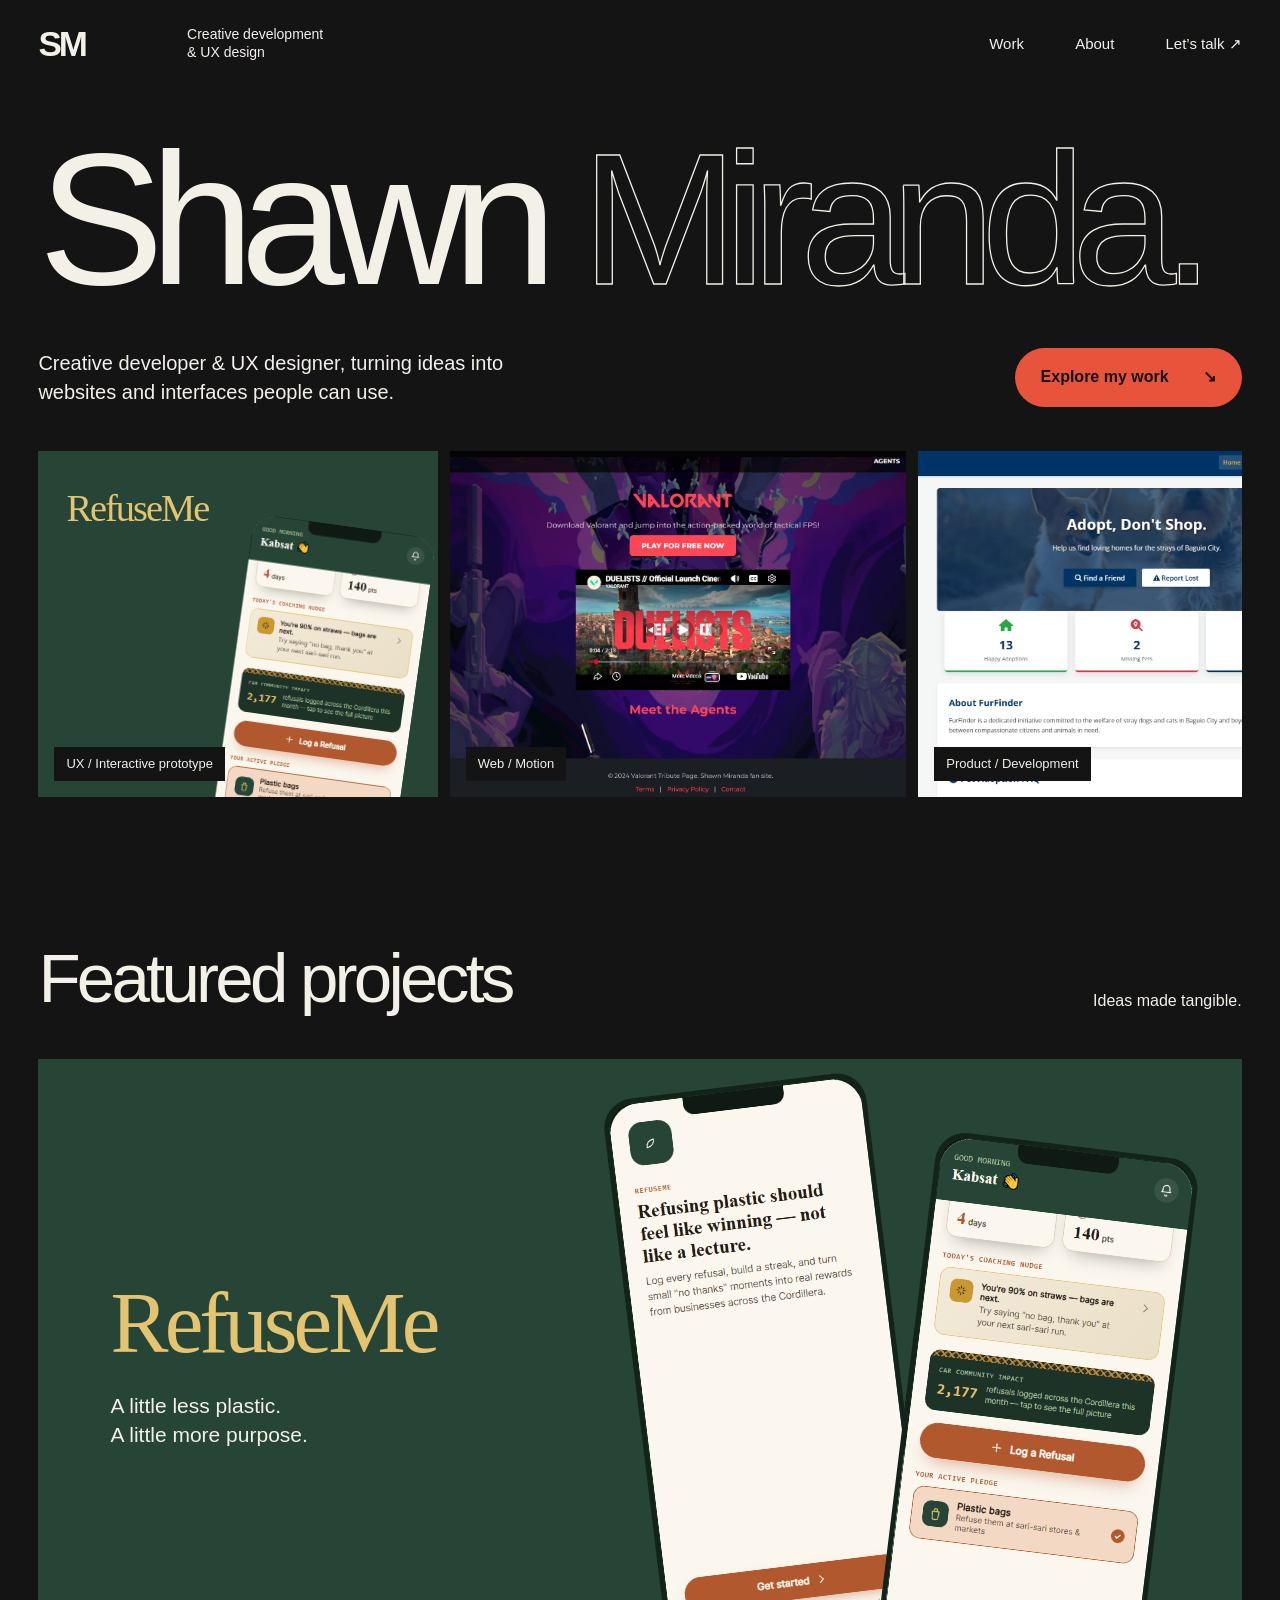
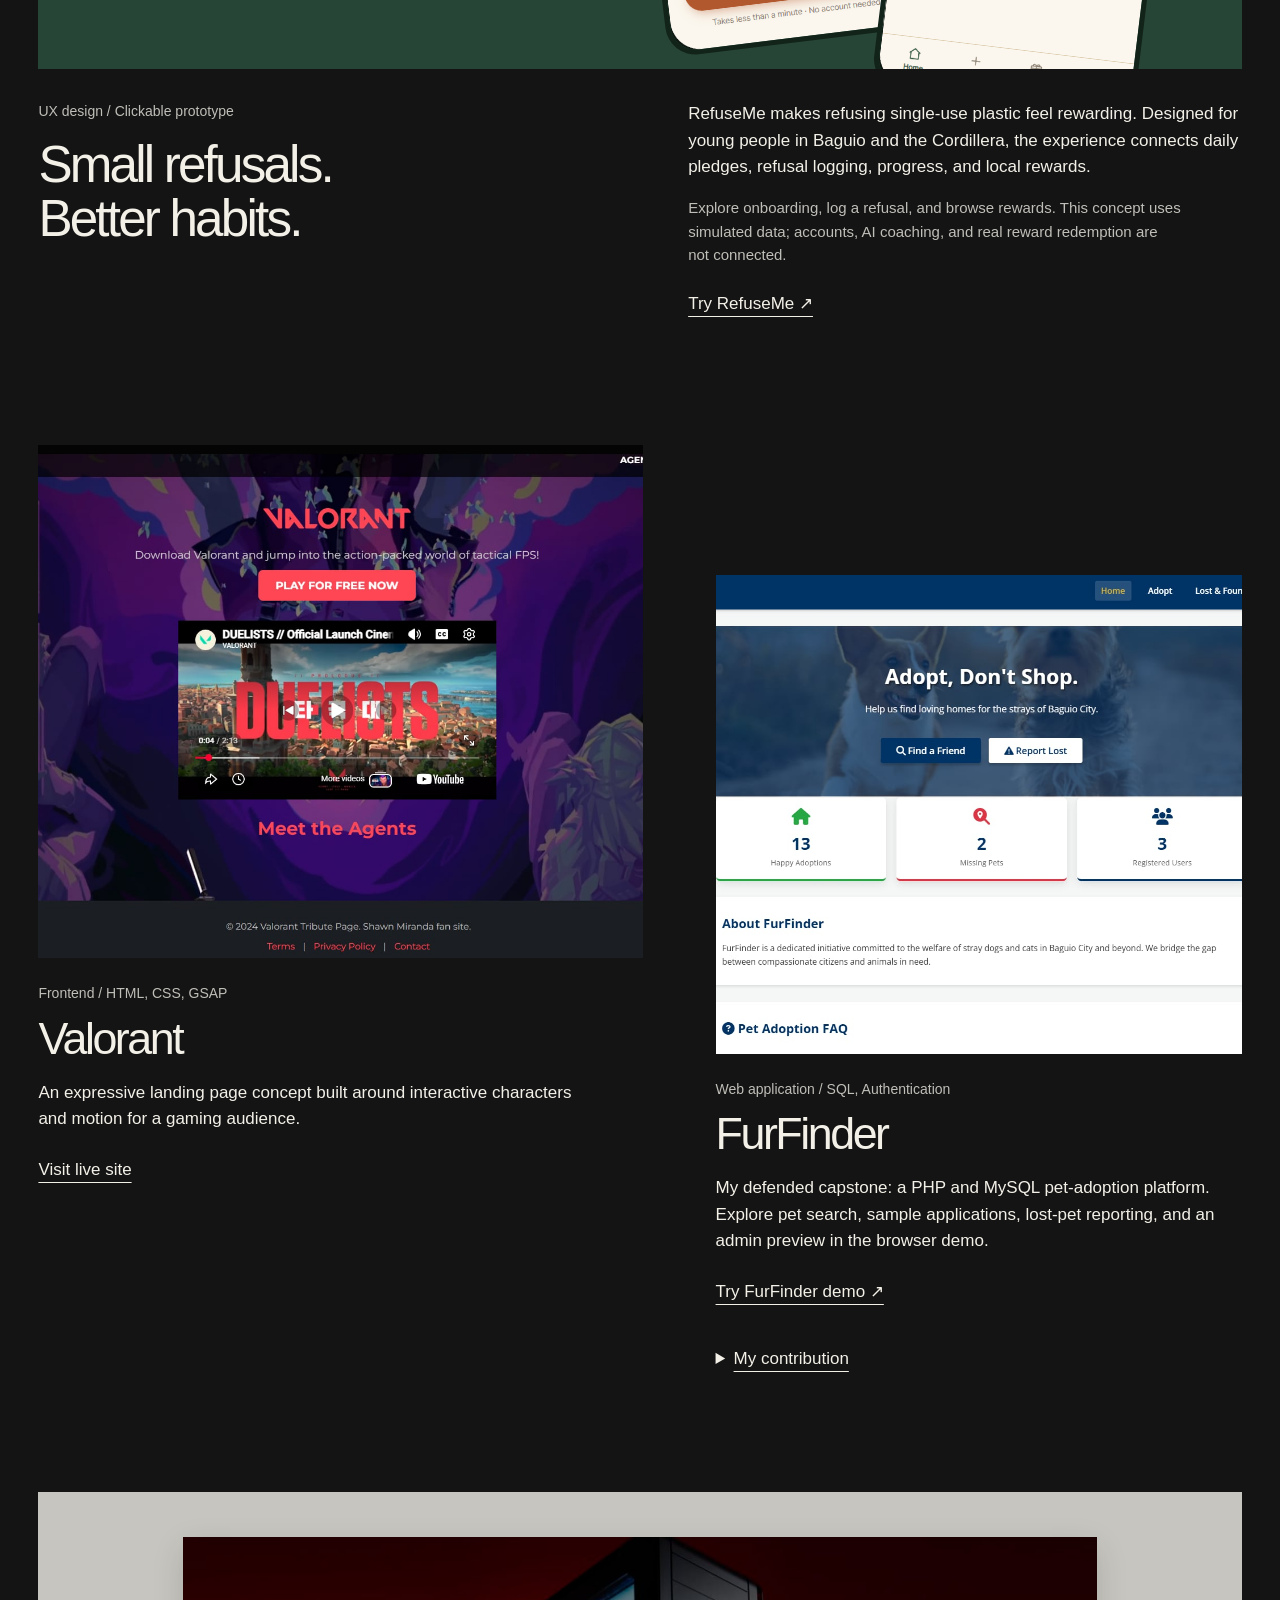
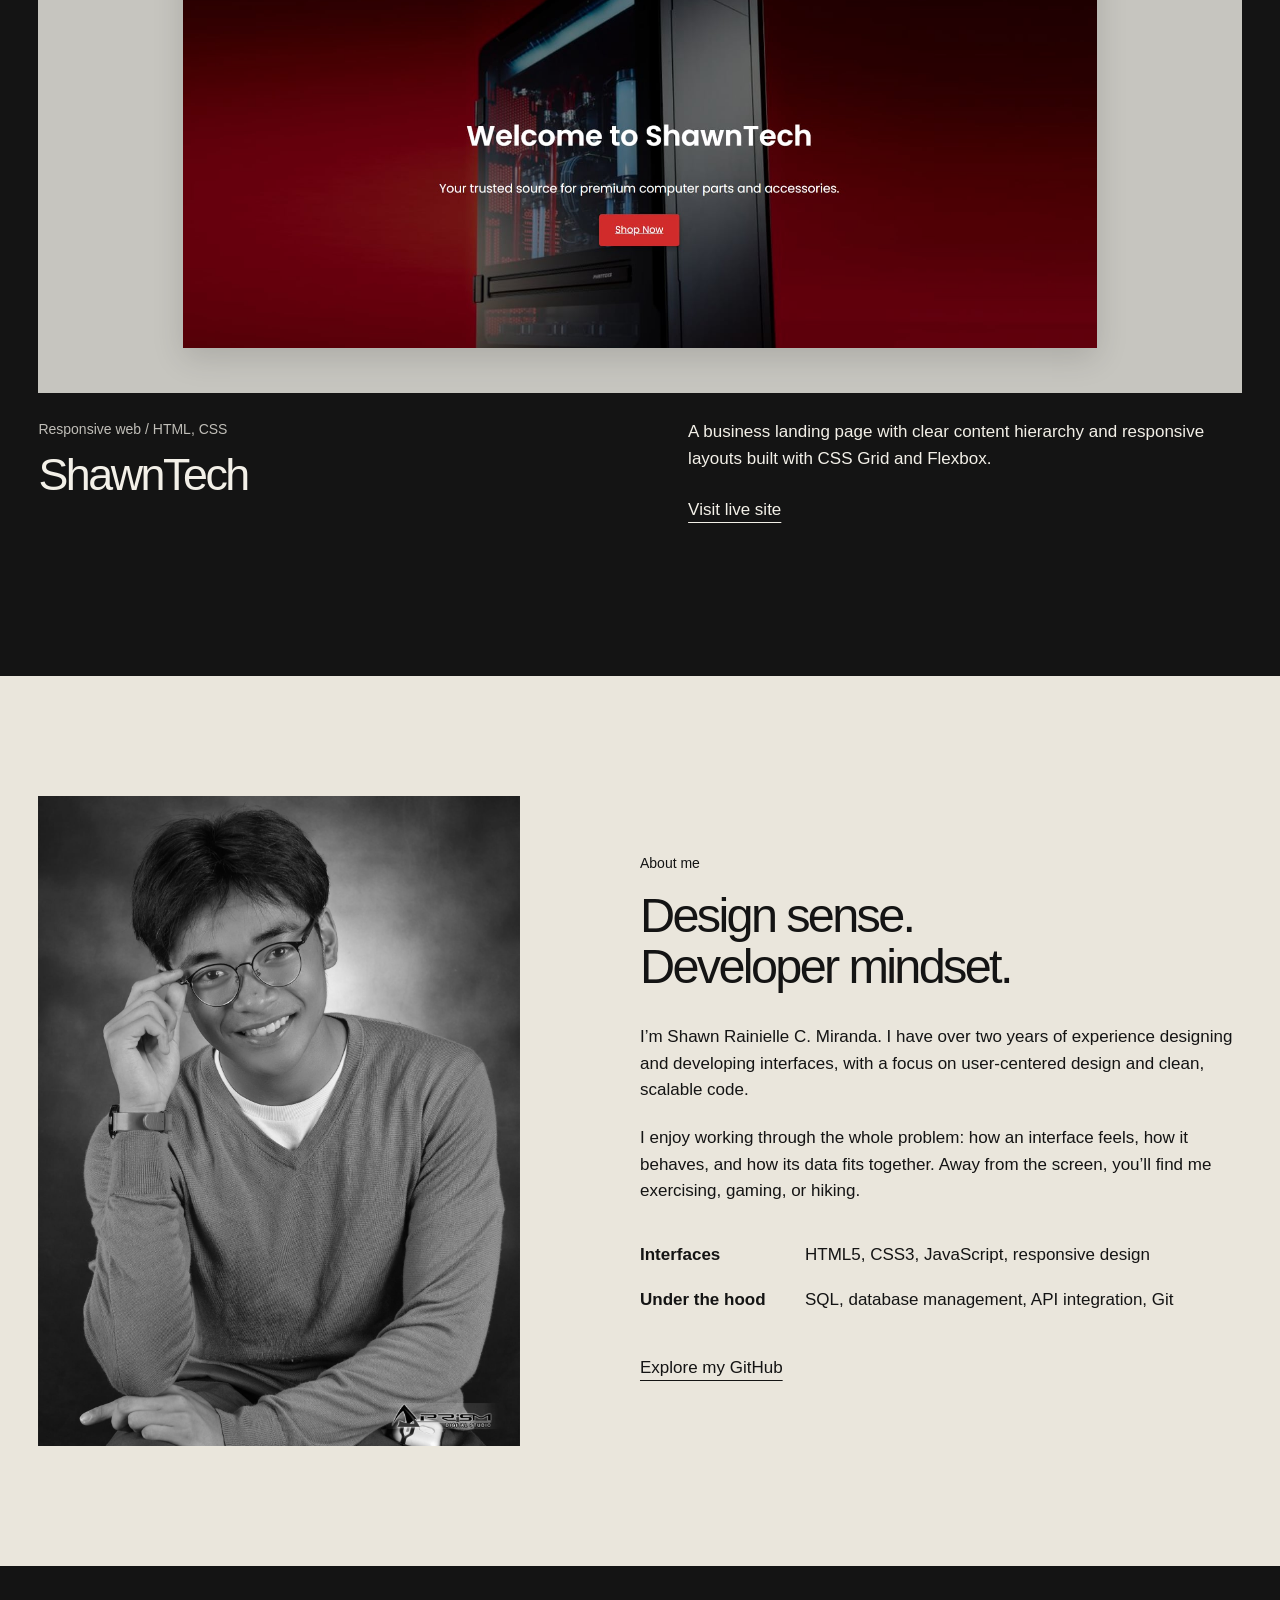
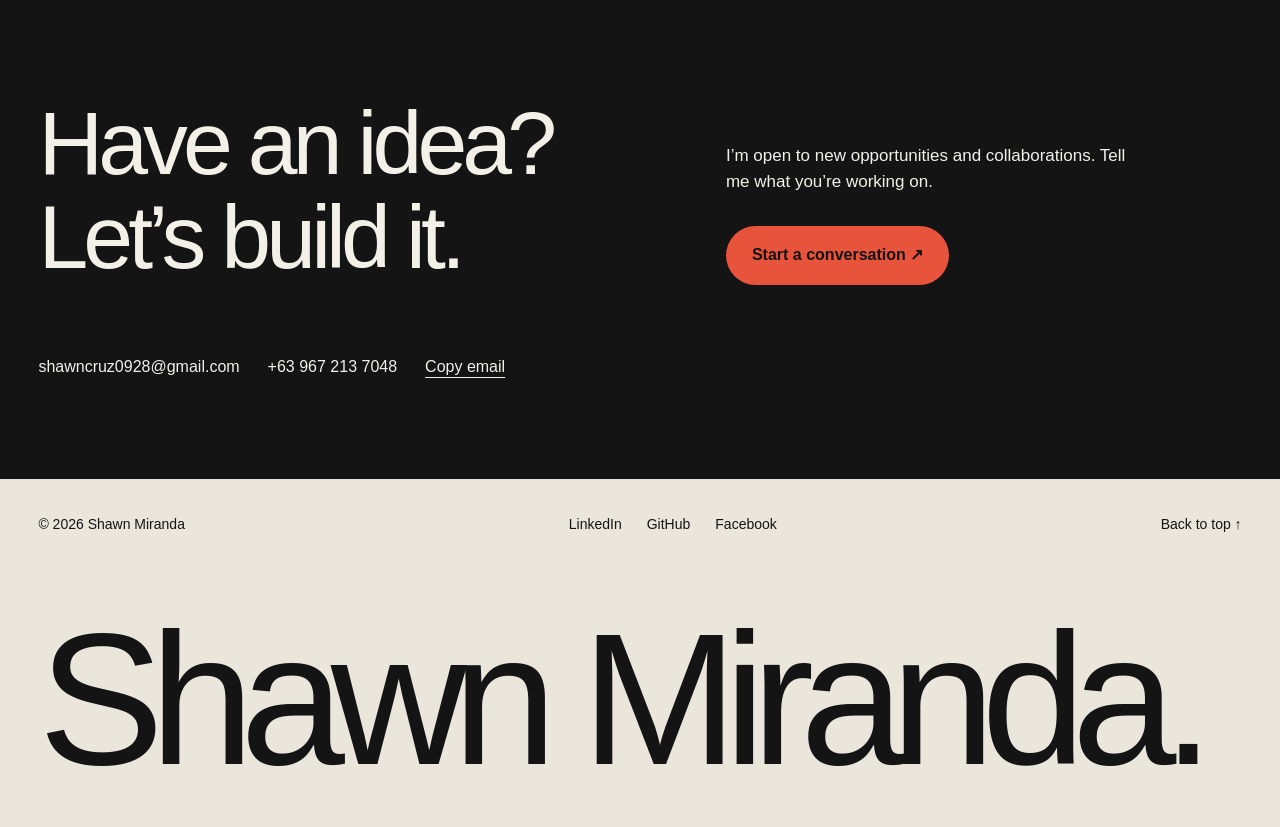
<file: index.html>
<!DOCTYPE html>
<html lang="en">
<head>
<meta charset="UTF-8"><meta name="viewport" content="width=device-width, initial-scale=1">
<title>Shawn Miranda — Creative Developer & UX Designer</title>
<meta name="description" content="Shawn Miranda designs and builds thoughtful digital experiences. Explore RefuseMe, FurFinder, and responsive web projects.">
<meta name="theme-color" content="#141414">
<meta property="og:title" content="Shawn Miranda — Creative Developer & UX Designer">
<meta property="og:description" content="Thoughtful interfaces. Working ideas. Explore selected web and UX projects, including the RefuseMe interactive prototype.">
<meta property="og:type" content="website">
<link rel="icon" href="favicon.svg" type="image/svg+xml">
<link rel="preconnect" href="https://api.fontshare.com"><link rel="preconnect" href="https://cdn.fontshare.com" crossorigin>
<link href="https://api.fontshare.com/v2/css?f[]=switzer@400,500,600,700&display=swap" rel="stylesheet">
<link rel="stylesheet" href="style.css"><script src="script.js" defer></script>
</head>
<body>
<a class="skip-link" href="#main">Skip to content</a>
<header class="header frame">
<a class="wordmark" href="#main" aria-label="Shawn Miranda home">SM</a>
<p class="header-role">Creative development<br>& UX design</p>
<nav aria-label="Main navigation"><a href="#projects">Work</a><a href="#about">About</a><a href="#contact">Let’s talk ↗</a></nav>
</header>
<main id="main">
<section class="hero frame" aria-labelledby="hero-title">
<h1 id="hero-title">Shawn <span>Miranda.</span></h1>
<div class="hero-bottom"><p>Creative developer & UX designer, turning ideas into websites and interfaces people can use.</p><a class="button" href="#projects">Explore my work <span aria-hidden="true">↘</span></a></div>
<div class="work-reel" aria-label="A preview of selected projects">
<a class="reel-refuse" href="projects/refuseme/index.html" aria-label="Explore the RefuseMe prototype"><span class="reel-title">RefuseMe</span><img src="images/refuseme-home.png" alt="RefuseMe mobile dashboard with refusal logging and rewards" width="375" height="812"><span class="reel-caption">UX / Interactive prototype</span></a>
<a class="reel-valorant" href="#valorant" aria-label="View Valorant project"><img src="images/ValorantLP.jpg" alt="Valorant landing page character showcase" width="1000" height="600"><span class="reel-caption">Web / Motion</span></a>
<a class="reel-fur" href="#furfinder" aria-label="View FurFinder project"><img src="images/Furfinder.jpg" alt="FurFinder pet adoption website" width="1000" height="600"><span class="reel-caption">Product / Development</span></a>
</div>
</section>
<section id="projects" class="projects frame" aria-labelledby="projects-title">
<div class="section-heading"><h2 id="projects-title">Featured projects</h2><p>Ideas made tangible.</p></div>
<article class="featured">
<a class="refuse-visual" href="projects/refuseme/index.html" aria-label="Open RefuseMe interactive prototype">
<div class="refuse-art-copy"><span>RefuseMe</span><p>A little less plastic.<br>A little more purpose.</p></div>
<div class="phone-pair"><img src="images/refuseme-welcome.png" alt="RefuseMe welcome screen" width="375" height="812" loading="lazy"><img src="images/refuseme-home.png" alt="RefuseMe home dashboard" width="375" height="812" loading="lazy"></div>
</a>
<div class="project-copy"><div><p class="project-kind">UX design / Clickable prototype</p><h3>Small refusals.<br>Better habits.</h3></div><div><p>RefuseMe makes refusing single-use plastic feel rewarding. Designed for young people in Baguio and the Cordillera, the experience connects daily pledges, refusal logging, progress, and local rewards.</p><p class="project-note">Explore onboarding, log a refusal, and browse rewards. This concept uses simulated data; accounts, AI coaching, and real reward redemption are not connected.</p><a class="text-link" href="projects/refuseme/index.html">Try RefuseMe ↗</a></div></div>
</article>
<div class="project-wall">
<article id="valorant" class="project project-wide"><a class="project-image valorant-image" href="https://valorant-lp.vercel.app" target="_blank" rel="noopener noreferrer"><img src="images/ValorantLP.jpg" alt="Mock Valorant landing page with interactive character displays" width="1440" height="900" loading="lazy"></a><p class="project-kind">Frontend / HTML, CSS, GSAP</p><h3>Valorant</h3><p>An expressive landing page concept built around interactive characters and motion for a gaming audience.</p><a class="text-link" href="https://valorant-lp.vercel.app" target="_blank" rel="noopener noreferrer">Visit live site <span class="sr-only">(opens in a new tab)</span></a></article>
<article id="furfinder" class="project project-offset"><a class="project-image fur-image" href="projects/furfinder/index.html" aria-label="Open FurFinder capstone demo"><img src="images/Furfinder.jpg" alt="FurFinder pet adoption platform interface" width="1440" height="900" loading="lazy"></a><p class="project-kind">Web application / SQL, Authentication</p><h3>FurFinder</h3><p>My defended capstone: a PHP and MySQL pet-adoption platform. Explore pet search, sample applications, lost-pet reporting, and an admin preview in the browser demo.</p><a class="text-link" href="projects/furfinder/index.html">Try FurFinder demo ↗</a><details><summary>My contribution</summary><p>Developed the relational SQL database schema to manage pet data, user interactions, and adoption applications. The project also includes authentication and form validation.</p></details></article>
<article class="project project-business"><a class="project-image business-image" href="https://responsivebusinesslandingpage.vercel.app" target="_blank" rel="noopener noreferrer"><img src="images/ShawnTech.jpg" alt="ShawnTech responsive business landing page" width="1440" height="900" loading="lazy"></a><div class="business-copy"><div><p class="project-kind">Responsive web / HTML, CSS</p><h3>ShawnTech</h3></div><div><p>A business landing page with clear content hierarchy and responsive layouts built with CSS Grid and Flexbox.</p><a class="text-link" href="https://responsivebusinesslandingpage.vercel.app" target="_blank" rel="noopener noreferrer">Visit live site <span class="sr-only">(opens in a new tab)</span></a></div></div></article>
</div>
</section>
<section id="about" class="about" aria-labelledby="about-title"><div class="frame about-grid"><div class="portrait"><img src="images/shawn.jpg" alt="Shawn Rainielle C. Miranda" width="700" height="850" loading="lazy"></div><div class="about-copy"><p class="project-kind">About me</p><h2 id="about-title">Design sense.<br>Developer mindset.</h2><p>I’m Shawn Rainielle C. Miranda. I have over two years of experience designing and developing interfaces, with a focus on user-centered design and clean, scalable code.</p><p>I enjoy working through the whole problem: how an interface feels, how it behaves, and how its data fits together. Away from the screen, you’ll find me exercising, gaming, or hiking.</p><dl class="skills"><div><dt>Interfaces</dt><dd>HTML5, CSS3, JavaScript, responsive design</dd></div><div><dt>Under the hood</dt><dd>SQL, database management, API integration, Git</dd></div></dl><a class="text-link" href="https://github.com/gumiho28" target="_blank" rel="noopener noreferrer">Explore my GitHub</a></div></div></section>
<section id="contact" class="contact frame" aria-labelledby="contact-title"><div class="contact-top"><h2 id="contact-title">Have an idea?<br>Let’s build it.</h2><div><p>I’m open to new opportunities and collaborations. Tell me what you’re working on.</p><a class="button" href="mailto:shawncruz0928@gmail.com?subject=Let%E2%80%99s%20work%20together">Start a conversation ↗</a></div></div><div class="contact-details"><a href="mailto:shawncruz0928@gmail.com">shawncruz0928@gmail.com</a><a href="tel:+639672137048">+63 967 213 7048</a><button id="copy-email" type="button">Copy email</button><span id="copy-status" role="status" aria-live="polite"></span></div></section>
</main>
<footer class="footer"><div class="frame"><div class="footer-top"><p>© <span id="year">2026</span> Shawn Miranda</p><div class="socials"><a href="https://www.linkedin.com/in/shawn-miranda-75b915407/" target="_blank" rel="noopener noreferrer">LinkedIn</a><a href="https://github.com/gumiho28" target="_blank" rel="noopener noreferrer">GitHub</a><a href="https://www.facebook.com/shwncrz/" target="_blank" rel="noopener noreferrer">Facebook</a></div><a href="#main">Back to top ↑</a></div><p class="footer-name" aria-hidden="true">Shawn Miranda.</p></div></footer>
</body></html>
</file>
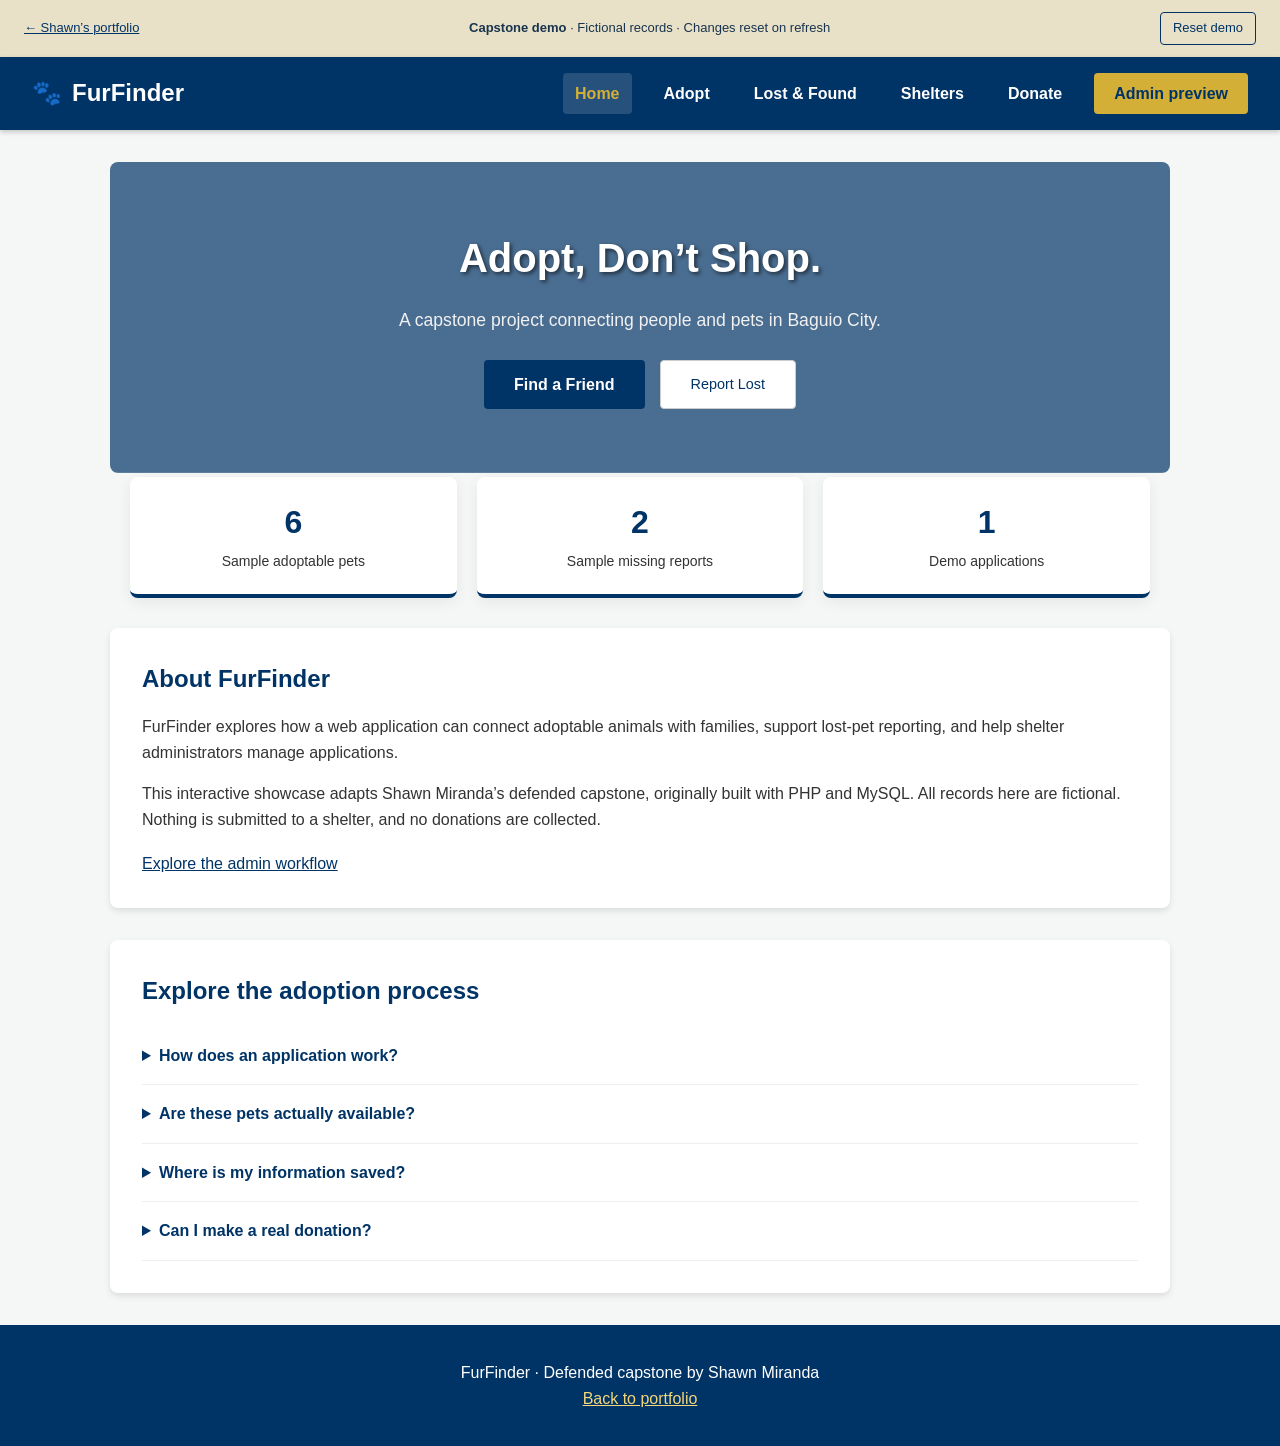
<file: projects/furfinder/index.html>
<!DOCTYPE html>
<html lang="en"><head><meta charset="UTF-8"><meta name="viewport" content="width=device-width,initial-scale=1"><title>FurFinder — Capstone Demo</title><meta name="description" content="Explore Shawn Miranda’s FurFinder capstone: pet discovery, sample adoption applications and an interactive admin preview."><link rel="icon" href="../../favicon.svg"><link rel="stylesheet" href="style.css"><script src="demo.js" defer></script></head>
<body>
<div class="demo-bar"><a href="../../index.html#furfinder">← Shawn’s portfolio</a><span><strong>Capstone demo</strong> · Fictional records · Changes reset on refresh</span><button type="button" id="reset-demo">Reset demo</button></div>
<nav aria-label="FurFinder navigation"><a class="logo" href="#home"><span aria-hidden="true">🐾</span> FurFinder</a><ul class="nav-links"><li><a href="#home">Home</a></li><li><a href="#adopt">Adopt</a></li><li><a href="#lost">Lost & Found</a></li><li><a href="#shelters">Shelters</a></li><li><a href="#donate">Donate</a></li><li><a href="#admin" class="auth-btn">Admin preview</a></li></ul></nav>
<main>
<section id="home" class="container active" aria-labelledby="home-title">
<div class="hero"><h1 id="home-title">Adopt, Don’t Shop.</h1><p>A capstone project connecting people and pets in Baguio City.</p><div class="hero-actions"><a href="#adopt" class="btn-primary">Find a Friend</a><a href="#lost" class="btn-secondary">Report Lost</a></div></div>
<div class="demo-stats"><div class="stat"><strong id="home-available">6</strong><span>Sample adoptable pets</span></div><div class="stat"><strong id="home-missing">2</strong><span>Sample missing reports</span></div><div class="stat"><strong id="home-applications">1</strong><span>Demo applications</span></div></div>
<div class="content-box"><h2>About FurFinder</h2><p>FurFinder explores how a web application can connect adoptable animals with families, support lost-pet reporting, and help shelter administrators manage applications.</p><p class="intro-note">This interactive showcase adapts Shawn Miranda’s defended capstone, originally built with PHP and MySQL. All records here are fictional. Nothing is submitted to a shelter, and no donations are collected.</p><a href="#admin" class="inline-link">Explore the admin workflow</a></div>
<div class="content-box"><h2>Explore the adoption process</h2><details><summary>How does an application work?</summary><p>Choose a sample pet, open its application, and use the prefilled fictional details. Then visit Admin preview to review the application and change its status.</p></details><details><summary>Are these pets actually available?</summary><p>No. Names, illustrations, reports, shelters, and application details are sample content for this portfolio demo.</p></details><details><summary>Where is my information saved?</summary><p>Demo changes stay in this page’s memory. Refreshing or resetting restores the starting examples. Use fictional details when trying the forms.</p></details><details><summary>Can I make a real donation?</summary><p>No. The donation screen demonstrates an amount selection and a progress update. It has no payment processor or payment QR code.</p></details></div>
</section>
<section id="adopt" class="container" aria-labelledby="adopt-title" hidden><div class="section-header"><h2 id="adopt-title">Available for Adoption</h2><p>Meet six fictional friends and try the application workflow.</p></div><form id="search-form" class="search-row"><label class="grow">Name or breed<input id="search" type="search" placeholder="Try Luna or Aspin"></label><label>Pet type<select id="type-filter"><option value="">All types</option><option value="dog">Dogs</option><option value="cat">Cats</option></select></label><button class="btn-primary">Search</button></form><p id="search-count" role="status" class="result-count"></p><div id="pet-grid" class="pet-grid"></div></section>
<section id="lost" class="container" aria-labelledby="lost-title" hidden><div class="section-header"><h2 id="lost-title">Lost & Found</h2><p>Try a sample report. It stays in this demo and is never sent to anyone.</p></div><div class="lf-layout"><div class="report-form"><h3>Report a Missing Pet</h3><form id="lost-form"><label>Pet name<input name="petName" value="Mochi" required maxlength="60"></label><label>Example location<input name="location" value="Sample park, Baguio" required maxlength="120"></label><label>Last seen<input name="lastSeen" type="datetime-local" required></label><label>Pet type<select name="type"><option value="cat">Cat</option><option value="dog">Dog</option></select></label><label>Description<textarea name="description" required maxlength="500">Fictional report: wearing a blue collar.</textarea></label><p class="form-note">The demo uses a sample illustration and does not request a phone number or photo upload.</p><button class="btn-primary">Post demo report</button></form></div><div><h3>Recent Sample Reports</h3><div id="missing-feed"></div></div></div></section>
<section id="shelters" class="container" aria-labelledby="shelters-title" hidden><div class="section-header"><h2 id="shelters-title">Shelter Directory</h2><p>Fictional directory entries, not live availability or claimed partnerships.</p></div><div id="shelter-list"></div></section>
<section id="donate" class="container" aria-labelledby="donate-title" hidden><div class="section-header"><h2 id="donate-title">Support Us</h2><p>Donation-flow preview. No money is collected.</p></div><div class="content-box narrow"><h3>Sample Shelter Housing Fund</h3><div class="fund-labels"><span id="fund-total"></span><span>Demo goal: ₱50,000</span></div><progress id="fund-progress" max="50000" value="12500" aria-label="Sample fundraiser progress"></progress><p class="form-note">The starting ₱12,500 is fictional sample data.</p><form id="donation-form"><label>Display name<input name="donor" value="Demo supporter" required maxlength="60"></label><label>Demo amount (PHP)<input name="amount" type="number" value="500" min="1" max="50000" step="1" required></label><button class="btn-primary">Simulate donation</button></form><p class="form-note">There is no checkout, payment request, or receipt.</p></div></section>
<section id="admin" class="container" aria-labelledby="admin-title" hidden><div class="section-header"><h2 id="admin-title">Admin Preview</h2><p>Explore shelter management with sample data. No real admin account is connected.</p></div><div class="admin-tabs" role="group" aria-label="Admin views"><button data-admin-tab="applications">Applications</button><button data-admin-tab="pets">Manage pets</button><button data-admin-tab="reports">Lost reports</button><button data-admin-tab="analytics">Analytics</button><button data-admin-tab="shelters">Shelters</button></div><div id="admin-content" class="content-box"></div></section>
</main>
<footer class="demo-footer"><p>FurFinder · Defended capstone by Shawn Miranda</p><a href="../../index.html#furfinder">Back to portfolio</a></footer>
<div id="notice" class="notice" role="status" aria-live="polite"></div>
<dialog id="application-dialog" aria-labelledby="application-title"><form id="application-form"><div class="dialog-heading"><h2 id="application-title">Apply for <span id="application-pet"></span></h2><button class="close-dialog" type="button" aria-label="Close application">×</button></div><p class="form-note">Use the fictional details below. This is a demonstration, not a real adoption application.</p><input name="petId" type="hidden"><label>Sample applicant name<input name="applicant" value="Demo visitor" required maxlength="80"></label><label>Example address<input name="address" value="Example residence, Baguio" required maxlength="120"></label><label>Housing type<select name="housing"><option>Owned house</option><option>Rented, pets allowed</option><option>Condo or apartment</option></select></label><label>Fence or gate<select name="fence"><option>Yes</option><option>No</option></select></label><label>Household members<textarea name="household" required maxlength="300">Two adults (sample household)</textarea></label><label>Other pets<input name="otherPets" value="None (sample)" maxlength="120"></label><label>Hours the pet would be alone<input name="hours" type="number" min="0" max="24" value="4" required></label><button class="btn-primary">Submit demo application</button></form></dialog>
<dialog id="answers-dialog" aria-labelledby="answers-title"><div class="dialog-heading"><h2 id="answers-title">Sample Application</h2><button class="close-dialog" type="button" aria-label="Close details">×</button></div><div id="answers-content"></div></dialog>
<noscript><p class="content-box">This interactive demo needs JavaScript. The home page above describes the capstone. <a href="../../index.html#furfinder">Return to the portfolio.</a></p></noscript>
</body></html>
</file>
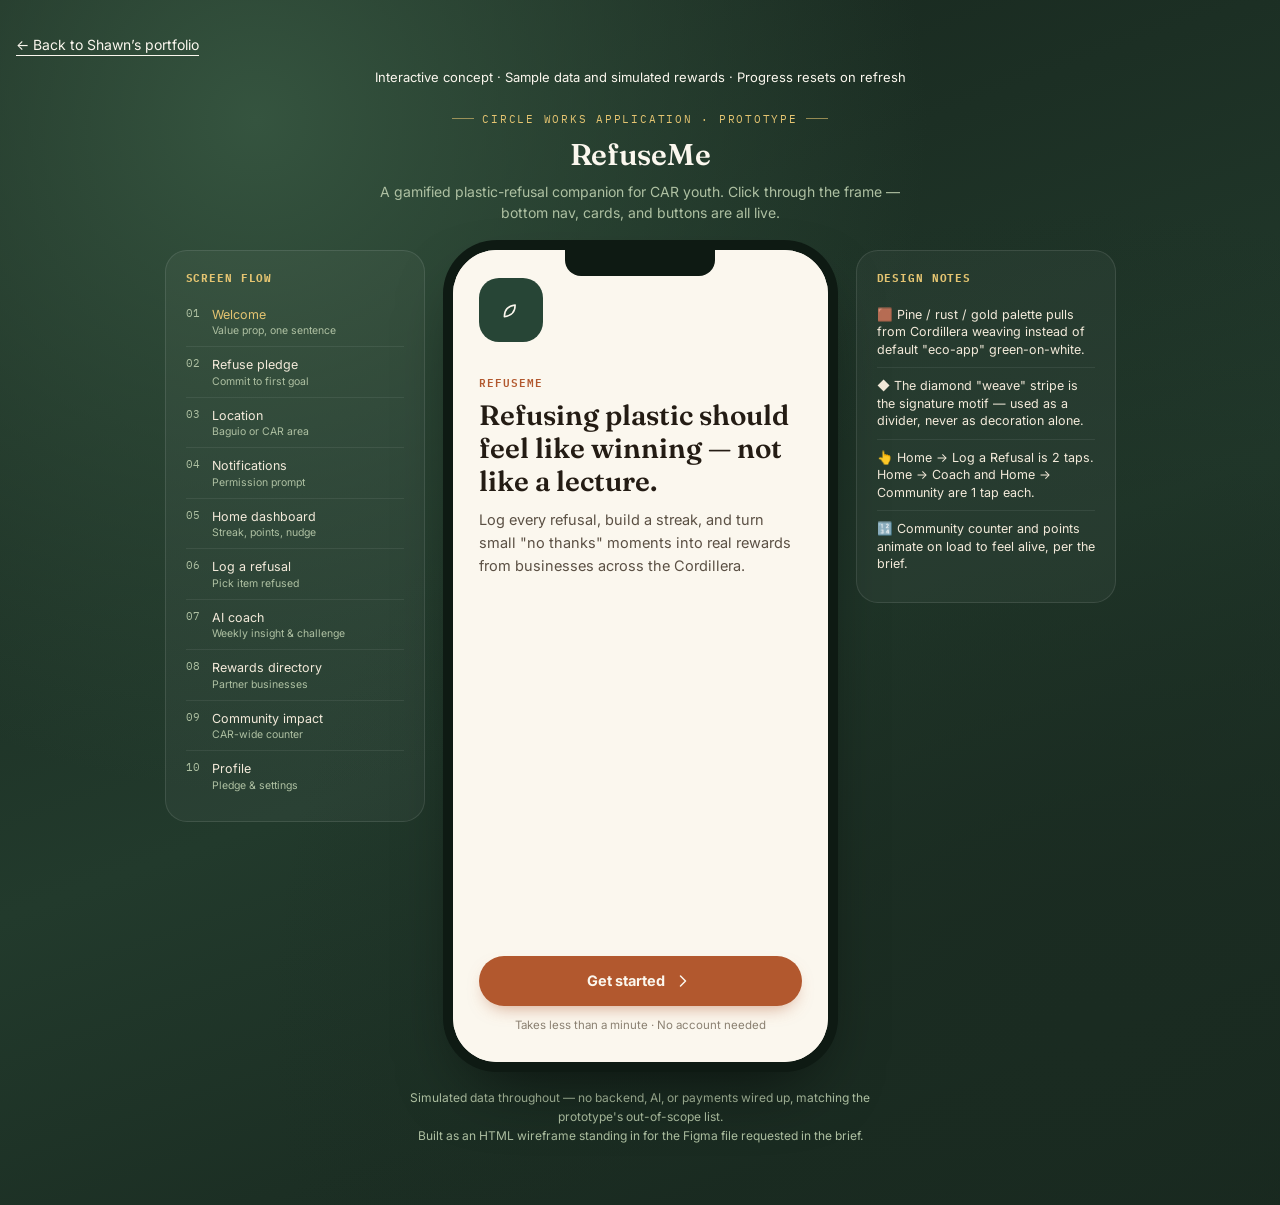
<file: projects/refuseme/index.html>
<!DOCTYPE html>
<html lang="en">
<head>
<meta charset="UTF-8">
<title>RefuseMe — Clickable Prototype</title>
<meta name="viewport" content="width=device-width, initial-scale=1.0">
<link rel="preconnect" href="https://fonts.googleapis.com">
<link href="https://fonts.googleapis.com/css2?family=Fraunces:opsz,wght@9..144,400;9..144,500;9..144,600;9..144,700&family=Inter:wght@400;500;600;700;800&family=IBM+Plex+Mono:wght@500;600&display=swap" rel="stylesheet">
<style>
  :root{
    --pine-900:#1E3327;
    --pine-800:#274536;
    --pine-700:#31543F;
    --pine-600:#3E6A4E;
    --moss-500:#7C9473;
    --moss-300:#AEC0A2;
    --rust-600:#B2582E;
    --rust-500:#C4703F;
    --rust-100:#F3D9C4;
    --gold-500:#C9982E;
    --gold-300:#E4C471;
    --cream-50:#FBF7EE;
    --cream-100:#F3EADA;
    --cream-200:#E9DCC3;
    --ink-900:#241C14;
    --ink-600:#5B5044;
    --ink-400:#8B8071;
    --line:#DCCDAF;
    --radius-lg:22px;
    --radius-md:16px;
    --radius-sm:10px;
    --font-display:'Fraunces', serif;
    --font-body:'Inter', sans-serif;
    --font-mono:'IBM Plex Mono', monospace;
  }
  *{box-sizing:border-box; -webkit-tap-highlight-color:transparent;}
  body{
    margin:0; min-height:100vh;
    background:
      radial-gradient(circle at 20% 10%, #35543f 0%, transparent 45%),
      radial-gradient(circle at 85% 85%, #1a2b21 0%, transparent 55%),
      linear-gradient(160deg,#16241c 0%, #223a2c 55%, #16241c 100%);
    font-family:var(--font-body);
    display:flex; flex-direction:column; align-items:center;
    padding:36px 16px 60px;
    color:var(--cream-50);
  }
  .rail-title{ text-align:center; margin-bottom:26px; max-width:520px;}
  .rail-title .eyebrow{
    font-family:var(--font-mono); font-size:11px; letter-spacing:.16em; text-transform:uppercase;
    color:var(--gold-300); margin-bottom:10px; display:flex; align-items:center; justify-content:center; gap:8px;
  }
  .rail-title .eyebrow::before, .rail-title .eyebrow::after{content:"";width:22px;height:1px;background:var(--gold-300);opacity:.6;}
  .rail-title h1{
    font-family:var(--font-display); font-weight:600; font-size:30px; margin:0 0 8px; letter-spacing:-0.01em;
  }
  .rail-title p{ font-size:14px; color:var(--moss-300); line-height:1.55; margin:0; }

  .stage-wrap{ display:flex; gap:28px; align-items:flex-start; flex-wrap:wrap; justify-content:center; }

  /* PHONE FRAME */
  .phone{
    position:relative; width:375px; height:812px; background:var(--cream-50);
    border-radius:44px; box-shadow:0 0 0 10px #0e1a13, 0 30px 70px -20px rgba(0,0,0,.7), 0 0 0 1px rgba(255,255,255,.05);
    overflow:hidden; flex-shrink:0;
  }
  .notch{
    position:absolute; top:0; left:50%; transform:translateX(-50%);
    width:150px; height:26px; background:#0e1a13; border-radius:0 0 16px 16px; z-index:50;
  }
  .screens{ position:absolute; inset:0; }
  .screen{
    position:absolute; inset:0; display:none; flex-direction:column;
    background:var(--cream-50); opacity:0;
    animation:fadeIn .28s ease forwards;
  }
  .screen.active{ display:flex; }
  @keyframes fadeIn{ from{opacity:0; transform:translateY(6px);} to{opacity:1; transform:translateY(0);} }

  .scr-scroll{ flex:1; overflow-y:auto; -ms-overflow-style:none; scrollbar-width:none; }
  .scr-scroll::-webkit-scrollbar{ display:none; }

  /* WOVEN SIGNATURE PATTERN */
  .weave{
    height:10px; width:100%;
    background:
      repeating-linear-gradient(45deg, var(--rust-600) 0 3px, transparent 3px 9px),
      repeating-linear-gradient(-45deg, var(--gold-500) 0 3px, transparent 3px 9px);
    background-blend-mode:normal;
    opacity:.9;
  }
  .weave.dark{
    background:
      repeating-linear-gradient(45deg, var(--gold-500) 0 2.5px, transparent 2.5px 8px),
      repeating-linear-gradient(-45deg, var(--rust-500) 0 2.5px, transparent 2.5px 8px);
  }

  /* TOPBAR */
  .topbar{
    padding:20px 20px 14px; background:var(--pine-800); color:var(--cream-50);
    display:flex; align-items:center; justify-content:space-between; flex-shrink:0;
  }
  .topbar h2{ font-family:var(--font-display); font-size:19px; font-weight:600; margin:0; }
  .topbar .sub{ font-size:11.5px; color:var(--moss-300); margin-top:2px; font-family:var(--font-mono); letter-spacing:.03em; }
  .icon-btn{
    width:36px; height:36px; border-radius:50%; background:rgba(255,255,255,.08);
    display:flex; align-items:center; justify-content:center; border:none; color:var(--cream-50); cursor:pointer;
  }
  .icon-btn svg{ width:18px; height:18px; }

  svg.icon{ width:20px; height:20px; stroke:currentColor; fill:none; stroke-width:1.8; stroke-linecap:round; stroke-linejoin:round; }

  /* BOTTOM NAV */
  .bottom-nav{
    display:flex; border-top:1px solid var(--line); background:var(--cream-50);
    padding:8px 6px 14px; flex-shrink:0;
  }
  .nav-btn{
    flex:1; background:none; border:none; display:flex; flex-direction:column; align-items:center; gap:4px;
    padding:6px 2px; cursor:pointer; color:var(--ink-400); font-family:var(--font-body); font-size:10.5px; font-weight:600;
  }
  .nav-btn.active{ color:var(--pine-700); }
  .nav-btn.active svg{ stroke:var(--pine-700); }
  .nav-btn .dot{ width:4px; height:4px; border-radius:50%; background:var(--rust-600); margin-top:-2px; }

  /* GENERIC BUTTONS */
  .btn{
    font-family:var(--font-body); font-weight:700; font-size:14.5px; border:none; cursor:pointer;
    border-radius:100px; padding:15px 20px; display:flex; align-items:center; justify-content:center; gap:8px;
    transition:transform .15s ease;
  }
  .btn:active{ transform:scale(.97); }
  .btn-primary{ background:var(--rust-600); color:var(--cream-50); box-shadow:0 8px 18px -8px rgba(178,88,46,.6); }
  .btn-primary svg{ stroke:var(--cream-50); }
  .btn-ghost{ background:transparent; color:var(--pine-700); border:1.5px solid var(--pine-700); }
  .btn-dark{ background:var(--pine-800); color:var(--cream-50); }
  .btn-block{ width:100%; }
  .btn-sm{ padding:9px 14px; font-size:12.5px; border-radius:100px; }

  /* ONBOARDING */
  .onb{ flex:1; display:flex; flex-direction:column; padding:28px 26px 30px; }
  .onb .steps{ display:flex; gap:6px; margin-bottom:26px; }
  .onb .steps span{ height:4px; flex:1; border-radius:4px; background:var(--cream-200); }
  .onb .steps span.done{ background:var(--rust-600); }
  .onb-mark{
    width:64px; height:64px; border-radius:20px; background:var(--pine-800);
    display:flex; align-items:center; justify-content:center; margin-bottom:22px;
  }
  .onb h1{ font-family:var(--font-display); font-size:28px; line-height:1.18; margin:0 0 10px; color:var(--ink-900); font-weight:600;}
  .onb p.lede{ font-size:14.5px; color:var(--ink-600); line-height:1.6; margin:0 0 22px; }
  .onb .spacer{ flex:1; }
  .eyebrow-sm{ font-family:var(--font-mono); font-size:10.5px; letter-spacing:.1em; text-transform:uppercase; color:var(--rust-600); font-weight:600; margin-bottom:8px; }

  .pledge-list{ display:flex; flex-direction:column; gap:10px; }
  .pledge-card{
    border:1.5px solid var(--line); border-radius:var(--radius-md); padding:14px 16px;
    display:flex; align-items:center; gap:12px; cursor:pointer; background:var(--cream-50);
  }
  .pledge-card.sel{ border-color:var(--rust-600); background:var(--rust-100); }
  .pledge-card .ic{
    width:38px; height:38px; border-radius:12px; background:var(--pine-800); flex-shrink:0;
    display:flex; align-items:center; justify-content:center;
  }
  .pledge-card .ic svg{ stroke:var(--gold-300); }
  .pledge-card .tt{ font-weight:700; font-size:14px; color:var(--ink-900); }
  .pledge-card .dd{ font-size:12px; color:var(--ink-600); margin-top:1px; }
  .pledge-card .chk{ margin-left:auto; width:20px; height:20px; border-radius:50%; border:1.5px solid var(--line); flex-shrink:0; }
  .pledge-card.sel .chk{ background:var(--rust-600); border-color:var(--rust-600); position:relative; }
  .pledge-card.sel .chk::after{ content:"✓"; color:#fff; font-size:12px; position:absolute; inset:0; display:flex; align-items:center; justify-content:center; }

  .loc-grid{ display:grid; grid-template-columns:1fr 1fr; gap:10px; }
  .loc-card{
    border:1.5px solid var(--line); border-radius:var(--radius-md); padding:16px 14px; text-align:left; cursor:pointer;
    background:var(--cream-50);
  }
  .loc-card.sel{ border-color:var(--pine-700); background:#EBF0E9; }
  .loc-card .tt{ font-weight:700; font-size:13.5px; color:var(--ink-900); }
  .loc-card .dd{ font-size:11.5px; color:var(--ink-600); margin-top:2px; }

  .notify-art{
    background:var(--pine-800); border-radius:var(--radius-lg); padding:22px; margin-bottom:20px; position:relative; overflow:hidden;
  }
  .notify-art .bubble{
    background:var(--cream-50); border-radius:14px; padding:12px 14px; font-size:12.5px; color:var(--ink-900);
    display:flex; gap:10px; align-items:flex-start; box-shadow:0 10px 20px -8px rgba(0,0,0,.4);
  }
  .notify-art .bubble b{ display:block; font-size:12.5px; margin-bottom:2px; }
  .notify-art .bubble .t{ color:var(--ink-400); font-size:10px; margin-left:auto; white-space:nowrap; }

  /* HOME */
  .home-head{ background:var(--pine-800); padding:22px 20px 26px; color:var(--cream-50); position:relative; flex-shrink:0; }
  .home-head .greet{ font-size:12px; color:var(--moss-300); font-family:var(--font-mono); letter-spacing:.03em; }
  .home-head .greet-name{ font-family:var(--font-display); font-size:22px; font-weight:600; margin-top:2px; }
  .home-head .bell{ position:absolute; top:22px; right:20px; }

  .stat-row{ display:flex; gap:12px; padding:0 20px; margin-top:-30px; flex-shrink:0; }
  .stat-card{
    flex:1; background:var(--cream-50); border-radius:var(--radius-md); padding:14px 14px 12px;
    box-shadow:0 14px 26px -14px rgba(0,0,0,.35); border:1px solid var(--line);
  }
  .stat-card .lbl{ font-family:var(--font-mono); font-size:10px; text-transform:uppercase; letter-spacing:.06em; color:var(--ink-400); display:flex; align-items:center; gap:5px;}
  .stat-card .val{ font-family:var(--font-display); font-size:26px; font-weight:600; color:var(--ink-900); margin-top:4px; display:flex; align-items:baseline; gap:4px;}
  .stat-card .val small{ font-family:var(--font-body); font-size:12px; font-weight:600; color:var(--ink-600); }
  .stat-card.flame .val{ color:var(--rust-600); }

  .section-pad{ padding:22px 20px 6px; }
  .coach-card{
    background:linear-gradient(135deg,#F3EADA,#EADFC6); border:1px solid var(--gold-300); border-radius:var(--radius-md);
    padding:15px 16px; display:flex; gap:12px; align-items:flex-start; cursor:pointer;
  }
  .coach-card .ic{ width:34px; height:34px; border-radius:10px; background:var(--gold-500); flex-shrink:0; display:flex; align-items:center; justify-content:center; }
  .coach-card .ic svg{ stroke:#2b2110; width:17px; height:17px; }
  .coach-card .body b{ display:block; font-size:12.5px; color:var(--ink-900); }
  .coach-card .body p{ font-size:12.5px; color:var(--ink-600); margin:3px 0 0; line-height:1.45; }
  .coach-card .chev{ margin-left:auto; flex-shrink:0; color:var(--ink-400); }

  .impact-strip{
    margin:16px 20px 4px; background:var(--pine-900); border-radius:var(--radius-md); padding:16px 16px; color:var(--cream-50);
    cursor:pointer; position:relative; overflow:hidden;
  }
  .impact-strip .weave{ position:absolute; top:0; left:0; right:0; }
  .impact-strip .row{ display:flex; align-items:center; gap:12px; margin-top:6px; }
  .impact-strip .num{ font-family:var(--font-mono); font-size:22px; font-weight:600; color:var(--gold-300); }
  .impact-strip .txt{ font-size:11.5px; color:var(--moss-300); line-height:1.4; }
  .impact-strip .lbl{ font-family:var(--font-mono); font-size:10px; text-transform:uppercase; letter-spacing:.08em; color:var(--moss-300); }

  .quick-log{
    margin:18px 20px 20px; display:flex; align-items:center; justify-content:center; gap:10px;
    background:var(--rust-600); color:#fff; border-radius:100px; padding:16px; font-weight:700; font-size:15px;
    box-shadow:0 14px 26px -12px rgba(178,88,46,.55); cursor:pointer;
  }

  /* LOG FLOW */
  .cat-grid{ display:grid; grid-template-columns:1fr 1fr; gap:10px; padding:6px 20px 10px; }
  .cat-card{
    border:1.5px solid var(--line); border-radius:var(--radius-md); padding:16px 12px; text-align:left; cursor:pointer;
    background:var(--cream-50); display:flex; flex-direction:column; gap:10px;
  }
  .cat-card.sel{ border-color:var(--rust-600); background:var(--rust-100); }
  .cat-card .ic{ width:36px; height:36px; border-radius:10px; background:var(--pine-800); display:flex; align-items:center; justify-content:center; }
  .cat-card .ic svg{ stroke:var(--gold-300); width:18px; height:18px; }
  .cat-card .tt{ font-weight:700; font-size:13px; color:var(--ink-900); }
  .cat-card .pt{ font-family:var(--font-mono); font-size:10.5px; color:var(--rust-600); font-weight:600; }
  .priority-tag{
    display:inline-block; font-family:var(--font-mono); font-size:9px; letter-spacing:.04em; text-transform:uppercase;
    background:var(--gold-500); color:#2b2110; padding:2px 6px; border-radius:5px; font-weight:700; margin-top:-2px; align-self:flex-start;
  }

  .ctx-list{ display:flex; flex-direction:column; gap:9px; padding:6px 20px; }
  .ctx-card{
    border:1.5px solid var(--line); border-radius:var(--radius-md); padding:13px 14px; display:flex; align-items:center; gap:11px; cursor:pointer;
  }
  .ctx-card.sel{ border-color:var(--pine-700); background:#EBF0E9; }
  .ctx-card svg{ stroke:var(--pine-700); }
  .ctx-card .tt{ font-size:13.5px; font-weight:600; color:var(--ink-900); }

  .confirm-wrap{ flex:1; display:flex; flex-direction:column; align-items:center; justify-content:center; padding:30px; text-align:center; background:var(--pine-900); color:#fff; }
  .confirm-burst{
    width:100px; height:100px; border-radius:50%; background:radial-gradient(circle, var(--gold-500), var(--rust-600));
    display:flex; align-items:center; justify-content:center; margin-bottom:22px; box-shadow:0 0 0 10px rgba(228,196,113,.12);
  }
  .confirm-wrap h2{ font-family:var(--font-display); font-size:23px; margin:0 0 6px; }
  .confirm-wrap p{ font-size:13.5px; color:var(--moss-300); margin:0 0 22px; max-width:260px; line-height:1.5;}
  .confirm-stats{ display:flex; gap:14px; margin-bottom:26px; }
  .confirm-stats .c{ background:rgba(255,255,255,.07); border-radius:14px; padding:12px 18px; }
  .confirm-stats .c .n{ font-family:var(--font-mono); font-size:20px; color:var(--gold-300); font-weight:600; }
  .confirm-stats .c .l{ font-size:10px; color:var(--moss-300); font-family:var(--font-mono); text-transform:uppercase; margin-top:2px;}

  /* COACH */
  .coach-hero{ background:var(--pine-900); padding:24px 20px 22px; color:#fff; position:relative; }
  .coach-hero .weave{ position:absolute; bottom:0; left:0; right:0; }
  .coach-hero h2{ font-family:var(--font-display); font-size:20px; margin:14px 0 4px; }
  .coach-hero p{ font-size:12.5px; color:var(--moss-300); margin:0; line-height:1.5; }
  .bubble-block{ margin:18px 20px 0; }
  .bubble{
    background:var(--cream-100); border-radius:18px 18px 18px 4px; padding:14px 15px; font-size:13px; color:var(--ink-900);
    line-height:1.55; margin-bottom:12px; border:1px solid var(--cream-200);
  }
  .bubble.tip{ background:var(--pine-800); color:var(--cream-50); border:none; }
  .bubble .tag{ font-family:var(--font-mono); font-size:9.5px; text-transform:uppercase; letter-spacing:.06em; color:var(--rust-600); font-weight:700; display:block; margin-bottom:5px; }
  .bubble.tip .tag{ color:var(--gold-300); }
  .challenge-card{
    margin:6px 20px 20px; border:1.5px dashed var(--rust-500); border-radius:var(--radius-md); padding:15px 16px; background:var(--rust-100);
  }
  .challenge-card .tag{ font-family:var(--font-mono); font-size:9.5px; text-transform:uppercase; color:var(--rust-600); font-weight:700; letter-spacing:.06em;}
  .challenge-card p{ font-size:13.5px; color:var(--ink-900); font-weight:600; margin:6px 0 12px; line-height:1.4; }

  /* REWARDS */
  .points-hero{
    background:linear-gradient(135deg,var(--pine-800),var(--pine-900)); margin:16px 20px; border-radius:var(--radius-lg);
    padding:18px 18px; color:#fff; display:flex; align-items:center; justify-content:space-between; position:relative; overflow:hidden;
  }
  .points-hero .weave{ position:absolute; top:0; left:0; right:0; }
  .points-hero .l{ font-family:var(--font-mono); font-size:10px; text-transform:uppercase; letter-spacing:.07em; color:var(--moss-300); }
  .points-hero .n{ font-family:var(--font-display); font-size:30px; font-weight:600; color:var(--gold-300); margin-top:2px; }
  .filters{ display:flex; gap:8px; padding:0 20px 14px; overflow-x:auto; }
  .chip{
    flex-shrink:0; border:1.5px solid var(--line); border-radius:100px; padding:7px 13px; font-size:12px; font-weight:600; color:var(--ink-600);
    background:#fff; cursor:pointer; white-space:nowrap;
  }
  .chip.sel{ background:var(--pine-800); color:#fff; border-color:var(--pine-800); }
  .biz-list{ display:flex; flex-direction:column; gap:12px; padding:0 20px 20px; }
  .biz-card{
    border:1px solid var(--line); border-radius:var(--radius-md); padding:14px; display:flex; gap:12px; cursor:pointer; background:#fff;
  }
  .biz-card .thumb{
    width:54px; height:54px; border-radius:12px; flex-shrink:0; display:flex; align-items:center; justify-content:center;
    background:var(--pine-800);
  }
  .biz-card .thumb svg{ stroke:var(--gold-300); }
  .biz-card .top{ display:flex; align-items:flex-start; justify-content:space-between; gap:8px; }
  .biz-card .nm{ font-weight:700; font-size:13.5px; color:var(--ink-900); }
  .biz-card .ty{ font-size:11px; color:var(--ink-400); margin-top:1px; }
  .biz-card .offer{ font-size:12px; color:var(--rust-600); font-weight:700; margin-top:6px; }
  .biz-card .meta{ display:flex; align-items:center; gap:6px; margin-top:6px; font-size:10.5px; color:var(--ink-400); }
  .sbadge{
    display:inline-flex; align-items:center; gap:4px; background:#F5EAC9; color:#8A6413; border-radius:100px; padding:3px 8px;
    font-family:var(--font-mono); font-size:9px; font-weight:700; text-transform:uppercase; letter-spacing:.03em; flex-shrink:0;
  }
  .sbadge svg{ width:10px; height:10px; stroke:#8A6413; }

  .biz-detail-hero{ height:150px; background:var(--pine-800); position:relative; display:flex; align-items:flex-end; padding:16px; flex-shrink:0;}
  .biz-detail-hero .back{ position:absolute; top:16px; left:16px; }
  .biz-detail-hero h2{ color:#fff; font-family:var(--font-display); font-size:21px; margin:0; }
  .mappin{
    margin:16px 20px; height:110px; border-radius:var(--radius-md); background:
      repeating-linear-gradient(0deg, #E4DAC0 0 1px, transparent 1px 22px),
      repeating-linear-gradient(90deg, #E4DAC0 0 1px, transparent 1px 22px), var(--cream-100);
    display:flex; align-items:center; justify-content:center; position:relative; border:1px solid var(--line);
  }
  .mappin .pin{ width:30px; height:30px; border-radius:50% 50% 50% 0; background:var(--rust-600); transform:rotate(-45deg); display:flex; align-items:center; justify-content:center; box-shadow:0 6px 14px -4px rgba(178,88,46,.6); }
  .mappin .pin svg{ transform:rotate(45deg); stroke:#fff; width:14px; height:14px; }
  .qr-box{
    width:150px; height:150px; margin:0 auto 14px; border-radius:14px; background:#fff; border:1.5px solid var(--line);
    display:flex; align-items:center; justify-content:center; padding:12px;
  }
  .qr-box .grid{ display:grid; grid-template-columns:repeat(8,1fr); grid-template-rows:repeat(8,1fr); width:100%; height:100%; gap:2px; }
  .qr-box .grid div{ background:var(--ink-900); border-radius:1px; }

  /* COMMUNITY */
  .comm-hero{ background:var(--pine-900); padding:26px 20px 24px; color:#fff; text-align:center; position:relative; }
  .comm-hero .weave{ position:absolute; bottom:0; left:0; right:0; }
  .comm-hero .lbl{ font-family:var(--font-mono); font-size:10.5px; text-transform:uppercase; letter-spacing:.09em; color:var(--moss-300); }
  .comm-hero .big{ font-family:var(--font-display); font-size:38px; font-weight:700; color:var(--gold-300); margin:8px 0 6px; font-variant-numeric:tabular-nums; }
  .comm-hero .eq{ font-size:12.5px; color:var(--moss-300); line-height:1.5; max-width:260px; margin:0 auto; }
  .lead-row{ display:flex; align-items:center; gap:12px; padding:12px 20px; border-bottom:1px solid var(--line); }
  .lead-row .rank{ font-family:var(--font-mono); font-weight:700; color:var(--ink-400); width:20px; }
  .lead-row.r1 .rank{ color:var(--gold-500); }
  .lead-row .nm{ font-weight:700; font-size:13px; color:var(--ink-900); flex:1; }
  .lead-row .ct{ font-family:var(--font-mono); font-size:12px; color:var(--rust-600); font-weight:700; }
  .bar-bg{ height:6px; border-radius:6px; background:var(--cream-200); margin-top:5px; overflow:hidden; }
  .bar-bg i{ display:block; height:100%; background:var(--pine-600); border-radius:6px; }
  .feed-item{ display:flex; gap:10px; padding:11px 20px; align-items:flex-start; }
  .feed-item .dot2{ width:7px; height:7px; border-radius:50%; background:var(--rust-600); margin-top:6px; flex-shrink:0; animation:pulse 1.8s infinite; }
  @keyframes pulse{ 0%,100%{opacity:1;} 50%{opacity:.3;} }
  .feed-item p{ font-size:12.5px; color:var(--ink-600); margin:0; line-height:1.5; }
  .feed-item .tm{ font-family:var(--font-mono); font-size:10px; color:var(--ink-400); margin-left:auto; flex-shrink:0; }

  /* PROFILE */
  .profile-head{ background:var(--pine-800); padding:26px 20px 30px; color:#fff; text-align:center; }
  .avatar{ width:64px; height:64px; border-radius:50%; background:var(--gold-500); display:flex; align-items:center; justify-content:center; margin:0 auto 10px; font-family:var(--font-display); font-size:24px; font-weight:700; color:#2b2110;}
  .profile-head h3{ font-family:var(--font-display); font-size:19px; margin:0 0 2px; }
  .profile-head .loc{ font-size:11.5px; color:var(--moss-300); font-family:var(--font-mono); }
  .pledge-banner{ margin:16px 20px; background:var(--cream-100); border:1px solid var(--gold-300); border-radius:var(--radius-md); padding:14px 15px; }
  .pledge-banner .tag{ font-family:var(--font-mono); font-size:9.5px; text-transform:uppercase; color:var(--rust-600); font-weight:700; letter-spacing:.06em; }
  .pledge-banner p{ margin:6px 0 0; font-size:13.5px; color:var(--ink-900); font-weight:600; }
  .menu-row{ display:flex; align-items:center; gap:12px; padding:14px 20px; border-bottom:1px solid var(--line); cursor:pointer; }
  .menu-row svg{ stroke:var(--pine-700); }
  .menu-row span{ font-size:13.5px; font-weight:600; color:var(--ink-900); flex:1; }

  .footer-note{ text-align:center; margin-top:26px; max-width:520px; color:var(--moss-300); font-size:12px; line-height:1.6; }
  .footer-note b{ color:var(--gold-300); }

  /* SIDE PANEL (annotations) */
  .side-panel{
    width:260px; background:rgba(255,255,255,.04); border:1px solid rgba(255,255,255,.1); border-radius:var(--radius-lg);
    padding:20px; flex-shrink:0;
  }
  .side-panel h4{ font-family:var(--font-mono); font-size:11px; text-transform:uppercase; letter-spacing:.08em; color:var(--gold-300); margin:0 0 12px; }
  .side-panel .flow-item{ display:flex; gap:10px; padding:9px 0; border-bottom:1px solid rgba(255,255,255,.07); cursor:pointer; }
  .side-panel .flow-item:last-child{ border-bottom:none; }
  .side-panel .flow-item .n{ font-family:var(--font-mono); font-size:11px; color:var(--moss-300); width:16px; flex-shrink:0; }
  .side-panel .flow-item .t{ font-size:12.5px; color:var(--cream-100); line-height:1.4; }
  .side-panel .flow-item .d{ font-size:10.5px; color:var(--moss-300); margin-top:1px; }
  .side-panel .flow-item.on .t{ color:var(--gold-300); }

  .portfolio-back{color:var(--cream-50);font:14px var(--font-body);align-self:flex-start;text-underline-offset:5px;margin-bottom:15px;}
  .demo-notice{font:13px/1.5 var(--font-body);text-align:center;color:var(--cream-50);max-width:650px;margin:0 0 24px}
  [role="button"]:focus-visible,button:focus-visible,a:focus-visible{outline:3px solid var(--rust-500);outline-offset:3px}
  @media(max-width:700px){
    body{padding:20px 18px 35px}
    .stage-wrap{width:100%;gap:28px}
    .phone{order:-1;width:min(375px,calc(100vw - 36px));height:min(812px,calc(100svh - 36px));min-height:620px;border-radius:26px}
    .side-panel{width:100%;max-width:375px}
    .rail-title h1{font-size:26px}
    .onb{padding:28px 20px 22px}
  }
  @media(prefers-reduced-motion:reduce){*,*::before,*::after{animation:none!important;scroll-behavior:auto!important}.screen{opacity:1}}
</style>
</head>
<body>
<a class="portfolio-back" href="../../index.html#projects">← Back to Shawn’s portfolio</a>
<p class="demo-notice">Interactive concept · Sample data and simulated rewards · Progress resets on refresh</p>

<div class="rail-title">
  <div class="eyebrow">Circle Works Application · Prototype</div>
  <h1>RefuseMe</h1>
  <p>A gamified plastic-refusal companion for CAR youth. Click through the frame — bottom nav, cards, and buttons are all live.</p>
</div>

<div class="stage-wrap">
  <div class="side-panel" id="flowPanel">
    <h4>Screen flow</h4>
    <div id="flowList"></div>
  </div>

  <div class="phone">
    <div class="notch"></div>
    <div class="screens" id="screens"></div>
  </div>

  <div class="side-panel">
    <h4>Design notes</h4>
    <div class="flow-item"><div class="t" style="color:var(--cream-100)">🟫 Pine / rust / gold palette pulls from Cordillera weaving instead of default "eco-app" green-on-white.</div></div>
    <div class="flow-item"><div class="t" style="color:var(--cream-100)">◆ The diamond "weave" stripe is the signature motif — used as a divider, never as decoration alone.</div></div>
    <div class="flow-item"><div class="t" style="color:var(--cream-100)">👆 Home → Log a Refusal is 2 taps. Home → Coach and Home → Community are 1 tap each.</div></div>
    <div class="flow-item"><div class="t" style="color:var(--cream-100)">🔢 Community counter and points animate on load to feel alive, per the brief.</div></div>
  </div>
</div>

<div class="footer-note">Simulated data throughout — no backend, AI, or payments wired up, matching the prototype's out-of-scope list.<br>Built as an HTML wireframe standing in for the Figma file requested in the brief.</div>

<script>
/* ---------- ICONS ---------- */
const I = {
  home:`<svg class="icon" viewBox="0 0 24 24"><path d="M3 10.5 12 3l9 7.5"/><path d="M5 9.5V21h14V9.5"/></svg>`,
  plus:`<svg class="icon" viewBox="0 0 24 24"><path d="M12 5v14M5 12h14"/></svg>`,
  gift:`<svg class="icon" viewBox="0 0 24 24"><rect x="3" y="8" width="18" height="13" rx="1.5"/><path d="M3 12h18M12 8v13"/><path d="M12 8c-1.5-4-6-4-6 0M12 8c1.5-4 6-4 6 0"/></svg>`,
  user:`<svg class="icon" viewBox="0 0 24 24"><circle cx="12" cy="8" r="3.5"/><path d="M4.5 20c1.5-4 5-5.5 7.5-5.5s6 1.5 7.5 5.5"/></svg>`,
  bell:`<svg class="icon" viewBox="0 0 24 24"><path d="M6 9a6 6 0 0 1 12 0c0 5 2 6 2 6H4s2-1 2-6Z"/><path d="M10 20a2 2 0 0 0 4 0"/></svg>`,
  flame:`<svg class="icon" viewBox="0 0 24 24"><path d="M12 2s-5 5.5-5 10a5 5 0 0 0 10 0c0-1.5-1-2.5-1.5-3.2.3 2-1.2 2.7-1.2 2.7C14.8 8 12 6 12 2Z"/></svg>`,
  coin:`<svg class="icon" viewBox="0 0 24 24"><circle cx="12" cy="12" r="8.5"/><path d="M9.5 15.5c.6.7 1.4 1 2.5 1 1.8 0 3-1 3-2.2 0-1.5-1.3-2-3-2.3-1.7-.3-3-1-3-2.3 0-1.2 1.2-2.2 3-2.2 1.1 0 1.9.3 2.5 1"/><path d="M12 7v10"/></svg>`,
  chev:`<svg class="icon" viewBox="0 0 24 24"><path d="m9 6 6 6-6 6"/></svg>`,
  chevL:`<svg class="icon" viewBox="0 0 24 24"><path d="m15 6-6 6 6 6"/></svg>`,
  check:`<svg class="icon" viewBox="0 0 24 24"><path d="m5 13 4 4L19 7"/></svg>`,
  bag:`<svg class="icon" viewBox="0 0 24 24"><path d="M6 8h12l-1.2 12.5a1.5 1.5 0 0 1-1.5 1.5H8.7a1.5 1.5 0 0 1-1.5-1.5L6 8Z"/><path d="M9 8V6a3 3 0 0 1 6 0v2"/></svg>`,
  straw:`<svg class="icon" viewBox="0 0 24 24"><path d="M17 3 4 16"/><path d="M14 6l4 4"/><path d="M9 15v6"/></svg>`,
  cup:`<svg class="icon" viewBox="0 0 24 24"><path d="M6 9h11l-1 10.5a1.5 1.5 0 0 1-1.5 1.5H8.5A1.5 1.5 0 0 1 7 19.5L6 9Z"/><path d="M17 10h1.5A2.5 2.5 0 0 1 21 12.5v0A2.5 2.5 0 0 1 18.5 15H17"/><path d="M8 9V6h6v3"/></svg>`,
  sachet:`<svg class="icon" viewBox="0 0 24 24"><path d="M5 4h14l-1 16a2 2 0 0 1-2 2H8a2 2 0 0 1-2-2L5 4Z"/><path d="M5 9h14"/></svg>`,
  cutlery:`<svg class="icon" viewBox="0 0 24 24"><path d="M7 3v7a2 2 0 0 0 4 0V3M9 10v11"/><path d="M16 3c-1.2 0-2 1.5-2 4s.8 4 2 4v10"/></svg>`,
  dots:`<svg class="icon" viewBox="0 0 24 24"><circle cx="5" cy="12" r="1.4"/><circle cx="12" cy="12" r="1.4"/><circle cx="19" cy="12" r="1.4"/></svg>`,
  store:`<svg class="icon" viewBox="0 0 24 24"><path d="M4 9v10h16V9"/><path d="M2 5h20l-1.5 4h-17L2 5Z"/><path d="M9 19v-5h6v5"/></svg>`,
  market:`<svg class="icon" viewBox="0 0 24 24"><path d="M4 20h16"/><path d="M6 20V10M18 20V10"/><path d="M3 10 12 3l9 7"/></svg>`,
  cafe:`<svg class="icon" viewBox="0 0 24 24"><path d="M5 10h11v6a4 4 0 0 1-4 4H9a4 4 0 0 1-4-4v-6Z"/><path d="M16 11h1.5a2.2 2.2 0 0 1 0 4.4H16"/><path d="M8 3c-.6 1 .6 1.4 0 2.5M12 3c-.6 1 .6 1.4 0 2.5"/></svg>`,
  sparkle:`<svg class="icon" viewBox="0 0 24 24"><path d="M12 3v4M12 17v4M3 12h4M17 12h4M6 6l2.5 2.5M15.5 15.5 18 18M18 6l-2.5 2.5M8.5 15.5 6 18"/></svg>`,
  target:`<svg class="icon" viewBox="0 0 24 24"><circle cx="12" cy="12" r="8"/><circle cx="12" cy="12" r="4"/><circle cx="12" cy="12" r=".6" fill="currentColor"/></svg>`,
  pin:`<svg class="icon" viewBox="0 0 24 24"><path d="M12 21s7-6.5 7-11.5A7 7 0 0 0 5 9.5C5 14.5 12 21 12 21Z"/><circle cx="12" cy="9.5" r="2.2"/></svg>`,
  leaf:`<svg class="icon" viewBox="0 0 24 24"><path d="M4 20c8-1 13-6 13-14C9 7 4 11 4 20Z"/></svg>`,
  share:`<svg class="icon" viewBox="0 0 24 24"><circle cx="18" cy="5" r="2.3"/><circle cx="6" cy="12" r="2.3"/><circle cx="18" cy="19" r="2.3"/><path d="M8 10.7 16 6.3M8 13.3l8 4.4"/></svg>`,
  qr:`<svg class="icon" viewBox="0 0 24 24"><rect x="3" y="3" width="7" height="7"/><rect x="14" y="3" width="7" height="7"/><rect x="3" y="14" width="7" height="7"/><path d="M14 14h3v3h-3zM19 14h2v2h-2zM14 19h2v2h-2zM19 19h2v2h-2z"/></svg>`,
  logout:`<svg class="icon" viewBox="0 0 24 24"><path d="M9 21H5a2 2 0 0 1-2-2V5a2 2 0 0 1 2-2h4"/><path d="M16 17l5-5-5-5"/><path d="M21 12H9"/></svg>`,
  cog:`<svg class="icon" viewBox="0 0 24 24"><circle cx="12" cy="12" r="3"/><path d="M19.4 13a7.9 7.9 0 0 0 0-2l2-1.5-2-3.4-2.3.9a8 8 0 0 0-1.7-1L15 3.6h-4l-.4 2.4a8 8 0 0 0-1.7 1l-2.3-.9-2 3.4L6.6 11a7.9 7.9 0 0 0 0 2l-2 1.5 2 3.4 2.3-.9a8 8 0 0 0 1.7 1l.4 2.4h4l.4-2.4a8 8 0 0 0 1.7-1l2.3.9 2-3.4-2-1.5Z"/></svg>`,
  bar:`<svg class="icon" viewBox="0 0 24 24"><path d="M5 20V10M12 20V4M19 20v-7"/></svg>`,
};

/* ---------- STATE ---------- */
const S = {
  points: 140,
  streak: 4,
  pledge: null,
  location: null,
  logItem: null,
  logCtx: null,
  weekCount: 12,
  communityTotal: 48213,
};

const PLEDGES = [
  {id:'bags', t:'Plastic bags', d:'Refuse them at sari-sari stores & markets', ic:'bag'},
  {id:'straws', t:'Straws', d:'Say "walang straw po" at every order', ic:'straw'},
  {id:'sachets', t:'Sachets', d:'Bring a refill container instead', ic:'sachet'},
  {id:'cutlery', t:'Plastic cutlery', d:'Carry your own spoon & fork', ic:'cutlery'},
];

const LOCATIONS = [
  {id:'baguio', t:'Baguio City', d:'Session Rd · Burnham · Camp 7'},
  {id:'latrinidad', t:'La Trinidad', d:'Benguet'},
  {id:'sagada', t:'Sagada', d:'Mountain Province'},
  {id:'other', t:'Other CAR area', d:'Choose your municipality'},
];

const CATEGORIES = [
  {id:'bag', t:'Plastic bag', ic:'bag', pt:10, priority:true},
  {id:'sachet', t:'Sachet', ic:'sachet', pt:10, priority:true},
  {id:'straw', t:'Straw', ic:'straw', pt:6, priority:false},
  {id:'cup', t:'Plastic cup', ic:'cup', pt:8, priority:false},
  {id:'cutlery', t:'Cutlery', ic:'cutlery', pt:6, priority:false},
  {id:'other', t:'Other', ic:'dots', pt:5, priority:false},
];

const CONTEXTS = [
  {id:'cafe', t:'Café or restaurant', ic:'cafe'},
  {id:'market', t:'Public market', ic:'market'},
  {id:'sarisari', t:'Sari-sari store', ic:'store'},
  {id:'other', t:'Somewhere else', ic:'dots'},
];

const BUSINESSES = [
  {nm:'Café by the Ruins', ty:'Café', loc:'Upper Session Rd', pts:50, offer:'10% off any order', desc:"Baguio's original farm-to-table café — refill your own cup for a free upgrade to their house-roasted brew."},
  {nm:"Oh My Gulay", ty:'Restaurant', loc:'Baguio Arts & Crafts Bldg', pts:40, offer:'Free herbal iced tea', desc:'Rooftop vegetarian favorite. Bring your own container for takeout and skip their to-go packaging entirely.'},
  {nm:'Choco-late de Batirol', ty:'Café', loc:'Session Road', pts:60, offer:'₱30 off tsokolate set', desc:'Traditional Cordilleran hot chocolate, batirol-whipped. Dine-in in reusable cups only — no plastic served here.'},
  {nm:'Good Shepherd Convent Store', ty:'Shop', loc:'Gibraltar Rd', pts:35, offer:'Free tote with ₱500 purchase', desc:'Home of Baguio strawberry jam. Bring your own bayong and they’ll pack your jars without extra plastic.'},
  {nm:'Hill Station', ty:'Restaurant', loc:'Casa Vallejo', pts:70, offer:'Free dessert with entrée', desc:'Colonial-era dining room. Reusable straws only, sourced from local bamboo suppliers.'},
  {nm:'Ili-Likha Artist Village', ty:'Market', loc:'Assumption Rd', pts:30, offer:'5% off any stall', desc:'Artist-run food village built from upcycled materials — nearly every stall already refuses single-use plastic.'},
  {nm:"Everlyn's Coffee", ty:'Café', loc:'La Trinidad', pts:25, offer:'Free size-up', desc:'Local roaster near the strawberry farms. Tumbler users get priority queueing during peak hours.'},
];

const LEADERBOARD = [
  {nm:'Session Road', ct:6120, pct:100},
  {nm:'Camp 7', ct:4870, pct:80},
  {nm:'Trancoville', ct:3960, pct:65},
  {nm:'Aurora Hill', ct:3110, pct:51},
  {nm:'Loakan', ct:2430, pct:40},
];

const FEED = [
  {t:'Someone in Baguio just refused a plastic straw', tm:'now'},
  {t:'A refuser in La Trinidad skipped a sachet of shampoo', tm:'2m'},
  {t:'Someone near Session Rd said no to a plastic bag', tm:'6m'},
  {t:'A user in Sagada refused plastic cutlery at lunch', tm:'11m'},
  {t:'Someone in Camp 7 brought their own tumbler', tm:'14m'},
];

/* ---------- SCREEN FLOW MAP (for side panel + progress) ---------- */
const FLOW = [
  {id:'onb-welcome', t:'Welcome', d:'Value prop, one sentence'},
  {id:'onb-pledge', t:'Refuse pledge', d:'Commit to first goal'},
  {id:'onb-location', t:'Location', d:'Baguio or CAR area'},
  {id:'onb-notify', t:'Notifications', d:'Permission prompt'},
  {id:'home', t:'Home dashboard', d:'Streak, points, nudge'},
  {id:'log-select', t:'Log a refusal', d:'Pick item refused'},
  {id:'coach', t:'AI coach', d:'Weekly insight & challenge'},
  {id:'rewards', t:'Rewards directory', d:'Partner businesses'},
  {id:'community', t:'Community impact', d:'CAR-wide counter'},
  {id:'profile', t:'Profile', d:'Pledge & settings'},
];

/* ---------- RENDER SCREENS ---------- */
const root = document.getElementById('screens');

function el(html){ const t=document.createElement('template'); t.innerHTML=html.trim(); return t.content.firstElementChild; }

function bottomNav(active){
  const items = [
    {id:'home', ic:'home', label:'Home'},
    {id:'log-select', ic:'plus', label:'Log'},
    {id:'rewards', ic:'gift', label:'Rewards'},
    {id:'profile', ic:'user', label:'Profile'},
  ];
  return `<div class="bottom-nav">
    ${items.map(i=>`
      <button class="nav-btn ${active===i.id?'active':''}" onclick="goTo('${i.id}')">
        ${I[i.ic]}
        <span>${i.label}</span>
      </button>`).join('')}
  </div>`;
}

function weave(dark=false){ return `<div class="weave ${dark?'dark':''}"></div>`; }

/* ---- ONBOARDING SCREENS ---- */
function screenWelcome(){
  return `<div class="onb">
    <div class="onb-mark">${I.leaf}</div>
    <div class="spacer" style="flex:0 0 8px"></div>
    <div class="eyebrow-sm">RefuseMe</div>
    <h1>Refusing plastic should feel like winning — not like a lecture.</h1>
    <p class="lede">Log every refusal, build a streak, and turn small "no thanks" moments into real rewards from businesses across the Cordillera.</p>
    <div class="spacer"></div>
    <button class="btn btn-primary btn-block" onclick="goTo('onb-pledge')">Get started ${I.chev}</button>
    <div style="text-align:center;margin-top:12px;font-size:11.5px;color:var(--ink-400)">Takes less than a minute · No account needed</div>
  </div>`;
}

function screenPledge(){
  return `<div class="onb">
    <div class="steps"><span class="done"></span><span class="done"></span><span></span><span></span></div>
    <div class="eyebrow-sm">Step 2 of 4</div>
    <h1 style="font-size:24px;">What's the one thing you'll refuse this week?</h1>
    <p class="lede">Pick one. You can add more once it becomes a habit — small wins compound.</p>
    <div class="pledge-list" id="pledgeList"></div>
    <div class="spacer"></div>
    <button class="btn btn-primary btn-block" id="pledgeBtn" onclick="goTo('onb-location')" disabled style="opacity:.4">Make my pledge ${I.chev}</button>
  </div>`;
}

function screenLocation(){
  return `<div class="onb">
    <div class="steps"><span class="done"></span><span class="done"></span><span class="done"></span><span></span></div>
    <div class="eyebrow-sm">Step 3 of 4</div>
    <h1 style="font-size:24px;">Where in the Cordillera are you refusing from?</h1>
    <p class="lede">This unlocks local partner rewards and CAR-wide impact tracking.</p>
    <div class="loc-grid" id="locGrid"></div>
    <div class="spacer"></div>
    <button class="btn btn-primary btn-block" id="locBtn" onclick="goTo('onb-notify')" disabled style="opacity:.4">Continue ${I.chev}</button>
  </div>`;
}

function screenNotify(){
  return `<div class="onb">
    <div class="steps"><span class="done"></span><span class="done"></span><span class="done"></span><span class="done"></span></div>
    <div class="eyebrow-sm">Step 4 of 4</div>
    <h1 style="font-size:24px;">One gentle nudge a day — never a guilt trip.</h1>
    <p class="lede">Turn on notifications for streak reminders and your daily coaching tip.</p>
    <div class="notify-art">
      <div class="bubble">${I.flame}<div><b>Your streak is waiting 🔥</b>4 days strong — refuse one more thing today to keep it alive.</div><span class="t">9:02 AM</span></div>
    </div>
    <div class="spacer"></div>
    <button class="btn btn-primary btn-block" onclick="finishOnboarding()">Allow notifications ${I.check}</button>
    <button class="btn btn-block" style="color:var(--ink-400); margin-top:8px;" onclick="finishOnboarding()">Not now</button>
  </div>`;
}

function renderOnboardingExtras(){
  const pl = document.getElementById('pledgeList');
  if(pl){
    pl.innerHTML = PLEDGES.map(p=>`
      <div class="pledge-card ${S.pledge===p.id?'sel':''}" onclick="selectPledge('${p.id}')">
        <div class="ic">${I[p.ic]}</div>
        <div><div class="tt">${p.t}</div><div class="dd">${p.d}</div></div>
        <div class="chk"></div>
      </div>`).join('');
  }
  const lg = document.getElementById('locGrid');
  if(lg){
    lg.innerHTML = LOCATIONS.map(l=>`
      <div class="loc-card ${S.location===l.id?'sel':''}" onclick="selectLocation('${l.id}')">
        <div class="tt">${l.t}</div><div class="dd">${l.d}</div>
      </div>`).join('');
  }
}

function selectPledge(id){
  S.pledge = id;
  renderOnboardingExtras();
  const btn = document.getElementById('pledgeBtn');
  if(btn){ btn.disabled=false; btn.style.opacity=1; }
}
function selectLocation(id){
  S.location = id;
  renderOnboardingExtras();
  const btn = document.getElementById('locBtn');
  if(btn){ btn.disabled=false; btn.style.opacity=1; }
}
function finishOnboarding(){ goTo('home'); }

/* ---- HOME ---- */
function screenHome(){
  const pledgeObj = PLEDGES.find(p=>p.id===S.pledge) || PLEDGES[0];
  return `
  <div class="scr-scroll">
    <div class="home-head">
      <div class="greet">GOOD MORNING</div>
      <div class="greet-name">Kabsat 👋</div>
      <button class="icon-btn bell" onclick="alert('Notifications — out of scope for this prototype.')">${I.bell}</button>
    </div>
    <div class="stat-row">
      <div class="stat-card flame">
        <div class="lbl">${I.flame} Streak</div>
        <div class="val">${S.streak}<small>days</small></div>
      </div>
      <div class="stat-card">
        <div class="lbl">${I.coin} Points</div>
        <div class="val" id="homePoints">${S.points}<small>pts</small></div>
      </div>
    </div>

    <div class="section-pad">
      <div class="eyebrow-sm" style="margin-bottom:10px;">Today's coaching nudge</div>
      <div class="coach-card" onclick="goTo('coach')">
        <div class="ic">${I.sparkle}</div>
        <div class="body">
          <b>You're 90% on straws — bags are next.</b>
          <p>Try saying "no bag, thank you" at your next sari-sari run.</p>
        </div>
        <div class="chev">${I.chev}</div>
      </div>
    </div>

    <div class="impact-strip" onclick="goTo('community')">
      ${weave(true)}
      <div class="lbl" style="margin-top:8px;">CAR community impact</div>
      <div class="row">
        <div class="num" id="homeCommunityNum">0</div>
        <div class="txt">refusals logged across the Cordillera this month — tap to see the full picture</div>
      </div>
    </div>

    <div class="quick-log" onclick="startLog()">
      ${I.plus} Log a Refusal
    </div>

    <div class="section-pad" style="padding-top:0;">
      <div class="eyebrow-sm" style="margin-bottom:10px;">Your active pledge</div>
      <div class="pledge-card sel" style="cursor:default;">
        <div class="ic">${I[pledgeObj.ic]}</div>
        <div><div class="tt">${pledgeObj.t}</div><div class="dd">${pledgeObj.d}</div></div>
        <div class="chk" style="background:var(--rust-600);border-color:var(--rust-600);position:relative;">
          <span style="position:absolute;inset:0;display:flex;align-items:center;justify-content:center;color:#fff;font-size:11px;">✓</span>
        </div>
      </div>
    </div>
    <div style="height:14px"></div>
  </div>
  ${bottomNav('home')}`;
}

/* ---- LOG FLOW ---- */
function screenLogSelect(){
  return `
  <div class="topbar">
    <button class="icon-btn" onclick="goTo('home')">${I.chevL}</button>
    <div style="text-align:center;"><h2>Log a Refusal</h2><div class="sub">STEP 1 OF 3 · WHAT DID YOU REFUSE?</div></div>
    <div style="width:36px"></div>
  </div>
  <div class="scr-scroll">
    <div class="cat-grid" id="catGrid"></div>
  </div>
  <div style="padding:14px 20px 20px;border-top:1px solid var(--line);">
    <button class="btn btn-primary btn-block" id="catBtn" onclick="goTo('log-context')" disabled style="opacity:.4">Continue ${I.chev}</button>
  </div>`;
}

function renderCatGrid(){
  const g = document.getElementById('catGrid');
  if(!g) return;
  g.innerHTML = CATEGORIES.map(c=>`
    <div class="cat-card ${S.logItem===c.id?'sel':''}" onclick="selectCat('${c.id}')">
      ${c.priority ? `<span class="priority-tag">High priority</span>` : ''}
      <div class="ic">${I[c.ic]}</div>
      <div class="tt">${c.t}</div>
      <div class="pt">+${c.pt} pts</div>
    </div>`).join('');
}
function selectCat(id){
  S.logItem = id;
  renderCatGrid();
  const btn = document.getElementById('catBtn');
  if(btn){ btn.disabled=false; btn.style.opacity=1; }
}

function screenLogContext(){
  return `
  <div class="topbar">
    <button class="icon-btn" onclick="goTo('log-select')">${I.chevL}</button>
    <div style="text-align:center;"><h2>Where was this?</h2><div class="sub">STEP 2 OF 3 · OPTIONAL</div></div>
    <div style="width:36px"></div>
  </div>
  <div class="scr-scroll">
    <div class="ctx-list" id="ctxList" style="margin-top:14px;"></div>
  </div>
  <div style="padding:14px 20px 20px;border-top:1px solid var(--line); display:flex; gap:10px;">
    <button class="btn btn-ghost" style="flex:1" onclick="S.logCtx=null; goTo('log-confirm')">Skip</button>
    <button class="btn btn-primary" style="flex:1" onclick="goTo('log-confirm')">Confirm ${I.chev}</button>
  </div>`;
}
function renderCtxList(){
  const l = document.getElementById('ctxList');
  if(!l) return;
  l.innerHTML = CONTEXTS.map(c=>`
    <div class="ctx-card ${S.logCtx===c.id?'sel':''}" onclick="selectCtx('${c.id}')">
      ${I[c.ic]}<div class="tt">${c.t}</div>
    </div>`).join('');
}
function selectCtx(id){ S.logCtx=id; renderCtxList(); }

function screenLogConfirm(){
  const cat = CATEGORIES.find(c=>c.id===S.logItem) || CATEGORIES[0];
  return `<div class="confirm-wrap">
    <div class="confirm-burst">${I.check}</div>
    <h2>Nice refusal! 🎉</h2>
    <p>You skipped a ${cat.t.toLowerCase()} — that's one less piece of plastic in Baguio's waste stream.</p>
    <div class="confirm-stats">
      <div class="c"><div class="n">+${cat.pt}</div><div class="l">Points</div></div>
      <div class="c"><div class="n">${S.streak+1}</div><div class="l">Day streak</div></div>
    </div>
    <div style="display:flex;gap:10px;width:100%;max-width:280px;">
      <button class="btn btn-ghost" style="flex:1;border-color:rgba(255,255,255,.3);color:#fff;" onclick="shareRefusal()">${I.share} Share</button>
      <button class="btn btn-primary" style="flex:1;" onclick="commitLog()">Done</button>
    </div>
  </div>`;
}
function shareRefusal(){ alert('Share sheet — out of scope for this prototype, but would post to the community feed.'); }
function commitLog(){
  const cat = CATEGORIES.find(c=>c.id===S.logItem) || CATEGORIES[0];
  S.points += cat.pt;
  S.streak += 1;
  S.weekCount += 1;
  S.logItem = null; S.logCtx = null;
  goTo('home');
}
function startLog(){ S.logItem=null; S.logCtx=null; goTo('log-select'); }

/* ---- COACH ---- */
function screenCoach(){
  return `
  <div class="coach-hero">
    <button class="icon-btn" onclick="goTo('home')" style="margin-bottom:2px;">${I.chevL}</button>
    <h2>Your week with RefuseMe</h2>
    <p>Personalized coaching based on what you've actually logged — not generic tips.</p>
    ${weave(true)}
  </div>
  <div class="scr-scroll">
    <div class="bubble-block">
      <div class="bubble">
        <span class="tag">Weekly summary</span>
        You've refused <b>${S.weekCount} items</b> this week — up from 8 last week. Sachets and straws are carrying most of that.
      </div>
      <div class="bubble">
        <span class="tag">Behavioral insight</span>
        You refuse straws <b>90% of the time</b>, but you still accept a plastic bag at checkout more often than not. That's your biggest opportunity right now.
      </div>
      <div class="bubble tip">
        <span class="tag">CAR tip of the week</span>
        Baguio's public market vendors are used to bayong and eco-bags — bring one on your next Session Road trip and you'll rarely be handed plastic.
      </div>
    </div>
    <div class="challenge-card">
      <span class="tag">${I.target} Next challenge</span>
      <p>Try refusing plastic cutlery at your next meal out — bring a spoon and fork from home.</p>
      <button class="btn btn-dark btn-block btn-sm" onclick="startLog()">Accept challenge</button>
    </div>
  </div>
  ${bottomNav('')}`;
}

/* ---- REWARDS ---- */
let rewardFilter = 'all';
function screenRewards(){
  return `
  <div class="topbar">
    <div><h2>Rewards</h2><div class="sub">PARTNER DIRECTORY · CAR</div></div>
    <button class="icon-btn" onclick="alert('Search — out of scope for this prototype.')"><svg class="icon" viewBox="0 0 24 24"><circle cx="11" cy="11" r="7"/><path d="m21 21-4.3-4.3"/></svg></button>
  </div>
  <div class="scr-scroll">
    <div class="points-hero">${weave(true)}<div><div class="l">Your balance</div><div class="n">${S.points} pts</div></div>${I.coin}</div>
    <div class="filters" id="filters"></div>
    <div class="biz-list" id="bizList"></div>
  </div>
  ${bottomNav('rewards')}`;
}
function renderRewards(){
  const f = document.getElementById('filters');
  if(f){
    const types = ['all','Café','Restaurant','Shop','Market'];
    f.innerHTML = types.map(t=>`<div class="chip ${rewardFilter===t?'sel':''}" onclick="setFilter('${t}')">${t==='all'?'All':t}</div>`).join('');
  }
  const l = document.getElementById('bizList');
  if(l){
    const list = BUSINESSES.filter(b=> rewardFilter==='all' || b.ty===rewardFilter);
    l.innerHTML = list.map((b,i)=>`
      <div class="biz-card" onclick="openBiz(${BUSINESSES.indexOf(b)})">
        <div class="thumb">${I.cafe}</div>
        <div style="flex:1;">
          <div class="top">
            <div><div class="nm">${b.nm}</div><div class="ty">${b.ty} · ${b.loc}</div></div>
            <span class="sbadge">${I.leaf} Verified</span>
          </div>
          <div class="offer">${b.offer} — ${b.pts} pts</div>
        </div>
      </div>`).join('');
  }
}
function setFilter(t){ rewardFilter=t; renderRewards(); }
let currentBiz = 0;
function openBiz(i){ currentBiz=i; goTo('biz-detail'); }

function screenBizDetail(){
  const b = BUSINESSES[currentBiz];
  return `
  <div class="scr-scroll">
    <div class="biz-detail-hero">
      <button class="icon-btn back" onclick="goTo('rewards')">${I.chevL}</button>
      <h2>${b.nm}</h2>
    </div>
    <div style="padding:16px 20px 0;display:flex;align-items:center;justify-content:space-between;">
      <div>
        <div style="font-size:12px;color:var(--ink-400);">${b.ty} · ${b.loc}</div>
      </div>
      <span class="sbadge">${I.leaf} Verified sustainable partner</span>
    </div>
    <div style="padding:14px 20px 0;">
      <p style="font-size:13.5px;color:var(--ink-600);line-height:1.6;margin:0;">${b.desc}</p>
    </div>
    <div class="mappin"><div class="pin">${I.pin}</div></div>
    <div style="padding:0 20px;">
      <div style="border:1.5px solid var(--gold-300); background:var(--cream-100); border-radius:14px; padding:14px 16px; display:flex; align-items:center; justify-content:space-between;">
        <div>
          <div style="font-family:var(--font-mono);font-size:10px;color:var(--rust-600);text-transform:uppercase;font-weight:700;">Offer</div>
          <div style="font-weight:700;font-size:14px;color:var(--ink-900);margin-top:2px;">${b.offer}</div>
        </div>
        <div style="font-family:var(--font-mono); font-weight:700; color:var(--rust-600);">${b.pts} pts</div>
      </div>
    </div>
    <div style="height:16px"></div>
  </div>
  <div style="padding:14px 20px 20px;border-top:1px solid var(--line);">
    <button class="btn btn-primary btn-block" onclick="goTo('redeem')" ${S.points<b.pts?'disabled style="opacity:.4"':''}>
      ${S.points<b.pts? `Need ${b.pts-S.points} more points` : `Redeem for ${b.pts} pts`}
    </button>
  </div>`;
}

function screenRedeem(){
  const b = BUSINESSES[currentBiz];
  return `<div class="onb" style="align-items:center;text-align:center;">
    <button class="icon-btn" style="align-self:flex-start;" onclick="goTo('biz-detail')">${I.chevL}</button>
    <div style="flex:1;display:flex;flex-direction:column;align-items:center;justify-content:center;">
      <div class="eyebrow-sm">Show this to staff</div>
      <h1 style="font-size:19px;">${b.nm}</h1>
      <div class="qr-box"><div class="grid" id="qrGrid"></div></div>
      <div style="font-family:var(--font-mono); letter-spacing:.15em; font-size:13px; color:var(--ink-600); margin-bottom:6px;">RM-${(1000+currentBiz*77)}-CAR</div>
      <div style="font-size:12.5px;color:var(--ink-400); max-width:240px; line-height:1.5;">Staff scans or verifies this code to apply: <b style="color:var(--ink-900)">${b.offer}</b></div>
    </div>
    <button class="btn btn-primary btn-block" onclick="redeemDone(${b.pts})">Done</button>
  </div>`;
}
function redeemDone(pts){ S.points -= pts; goTo('rewards'); }

function fillQR(){
  const g = document.getElementById('qrGrid');
  if(!g) return;
  let html='';
  for(let i=0;i<64;i++){ html += `<div style="background:${Math.random()>0.55?'var(--ink-900)':'transparent'}"></div>`; }
  g.innerHTML = html;
}

/* ---- COMMUNITY ---- */
function screenCommunity(){
  return `
  <div class="comm-hero">
    <button class="icon-btn" onclick="goTo('home')" style="align-self:flex-start; margin-bottom:8px;">${I.chevL}</button>
    <div class="lbl">Total refusals · Cordillera-wide</div>
    <div class="big" id="commBig">0</div>
    <div class="eq">≈ enough plastic bags to cover 3 basketball courts in Melvin Jones Grandstand — kept out of Baguio's landfills.</div>
    ${weave(true)}
  </div>
  <div class="scr-scroll">
    <div class="section-pad"><div class="eyebrow-sm">Top refusing areas this month</div></div>
    <div id="leadList"></div>
    <div class="section-pad"><div class="eyebrow-sm">Live activity</div></div>
    <div id="feedList"></div>
    <div style="height:16px"></div>
  </div>
  ${bottomNav('')}`;
}
function renderCommunityLists(){
  const ll = document.getElementById('leadList');
  if(ll){
    ll.innerHTML = LEADERBOARD.map((b,i)=>`
      <div class="lead-row ${i===0?'r1':''}">
        <div class="rank">${i+1}</div>
        <div style="flex:1;">
          <div style="display:flex;justify-content:space-between;">
            <span class="nm">${b.nm}</span><span class="ct">${b.ct.toLocaleString()}</span>
          </div>
          <div class="bar-bg"><i style="width:${b.pct}%"></i></div>
        </div>
      </div>`).join('');
  }
  const fl = document.getElementById('feedList');
  if(fl){
    fl.innerHTML = FEED.map(f=>`
      <div class="feed-item"><div class="dot2"></div><p>${f.t}</p><span class="tm">${f.tm}</span></div>`).join('');
  }
}

/* ---- PROFILE ---- */
function screenProfile(){
  const pledgeObj = PLEDGES.find(p=>p.id===S.pledge) || PLEDGES[0];
  const locObj = LOCATIONS.find(l=>l.id===S.location) || LOCATIONS[0];
  return `
  <div class="scr-scroll">
    <div class="profile-head">
      <div class="avatar">K</div>
      <h3>Kabsat</h3>
      <div class="loc">${locObj.t}, CAR</div>
    </div>
    <div class="stat-row" style="margin-top:-22px;">
      <div class="stat-card flame"><div class="lbl">${I.flame} Streak</div><div class="val">${S.streak}<small>days</small></div></div>
      <div class="stat-card"><div class="lbl">${I.coin} Points</div><div class="val">${S.points}<small>pts</small></div></div>
    </div>
    <div class="pledge-banner">
      <span class="tag">Active pledge</span>
      <p>${pledgeObj.t} — ${pledgeObj.d}</p>
    </div>
    <div style="margin-top:10px;">
      <div class="menu-row" onclick="goTo('coach')">${I.sparkle}<span>AI Coach insights</span>${I.chev}</div>
      <div class="menu-row" onclick="goTo('community')">${I.bar}<span>Community impact</span>${I.chev}</div>
      <div class="menu-row" onclick="alert('Settings — out of scope for this prototype.')">${I.cog}<span>Settings</span>${I.chev}</div>
      <div class="menu-row" onclick="alert('Auth is simulated for this prototype.')">${I.logout}<span>Log out</span>${I.chev}</div>
    </div>
  </div>
  ${bottomNav('profile')}`;
}

/* ---------- SCREEN REGISTRY ---------- */
const SCREEN_FN = {
  'onb-welcome': screenWelcome,
  'onb-pledge': screenPledge,
  'onb-location': screenLocation,
  'onb-notify': screenNotify,
  'home': screenHome,
  'log-select': screenLogSelect,
  'log-context': screenLogContext,
  'log-confirm': screenLogConfirm,
  'coach': screenCoach,
  'rewards': screenRewards,
  'biz-detail': screenBizDetail,
  'redeem': screenRedeem,
  'community': screenCommunity,
  'profile': screenProfile,
};

let current = 'onb-welcome';

function goTo(id){
  current = id;
  const html = SCREEN_FN[id]();
  root.innerHTML = `<div class="screen active" id="scr-${id}">${html}</div>`;
  // post-render hooks
  renderOnboardingExtras();
  renderCatGrid();
  renderCtxList();
  renderRewards();
  renderCommunityLists();
  fillQR();
  if(id==='home') animateNumber('homePoints', S.points, 700, true, ' pts');
  if(id==='home') animateCommunityMini();
  if(id==='community') animateNumber('commBig', S.communityTotal, 1200);
  renderFlowPanel();
  enhanceControls();
  document.querySelector('.phone').scrollIntoView({behavior:'smooth', block:'nearest'});
}

function animateNumber(elId, target, dur=800, keepSuffix=false, suffix=''){
  const node = document.getElementById(elId);
  if(!node) return;
  const start = 0;
  const t0 = performance.now();
  function frame(t){
    const p = Math.min(1,(t-t0)/dur);
    const val = Math.floor(start + (target-start)*(1-Math.pow(1-p,3)));
    node.childNodes[0].nodeValue = val.toLocaleString();
    if(p<1) requestAnimationFrame(frame);
  }
  node.innerHTML = keepSuffix ? `0<small>pts</small>` : '0';
  requestAnimationFrame(frame);
}
function animateCommunityMini(){
  const node = document.getElementById('homeCommunityNum');
  if(!node) return;
  const target = 2140 + Math.floor(Math.random()*40);
  const t0 = performance.now();
  function frame(t){
    const p = Math.min(1,(t-t0)/900);
    node.textContent = Math.floor(target*(1-Math.pow(1-p,3))).toLocaleString();
    if(p<1) requestAnimationFrame(frame);
  }
  requestAnimationFrame(frame);
}

function renderFlowPanel(){
  const fl = document.getElementById('flowList');
  fl.innerHTML = FLOW.map((f,i)=>`
    <div class="flow-item ${current===f.id?'on':''}" onclick="goTo('${f.id}')">
      <div class="n">${String(i+1).padStart(2,'0')}</div>
      <div><div class="t">${f.t}</div><div class="d">${f.d}</div></div>
    </div>`).join('');
}


function enhanceControls(){
  document.querySelectorAll('[onclick]:not(button):not(a)').forEach(el=>{
    el.setAttribute('role','button'); el.tabIndex=0;
    if(el.classList.contains('sel')||el.classList.contains('pledge-card')||el.classList.contains('loc-card')||el.classList.contains('cat-card')||el.classList.contains('chip')) el.setAttribute('aria-pressed',el.classList.contains('sel'));
  });
  document.querySelectorAll('button.icon-btn').forEach(el=>{
    if(el.textContent.trim()) return;
    const action=el.getAttribute('onclick')||'';
    el.setAttribute('aria-label',action.includes('goTo')?'Go back':action.includes('Search')?'Search':'Notifications');
  });
}
document.addEventListener('keydown',event=>{
  if((event.key==='Enter'||event.key===' ')&&event.target.matches('[role="button"]')){
    event.preventDefault(); event.target.click(); enhanceControls();
  }
});
document.addEventListener('click',()=>enhanceControls());
/* init */
goTo('onb-welcome');
</script>
</body>
</html>
</file>
<file: style.css>
:root{--bg:#141414;--surface:#202020;--ink:#f3f0e8;--muted:#c0beb8;--accent:#e8533c;--accent-ink:#141414;--paper:#eae6dc;--green:#274536;--gold:#e4c471;--font:'Switzer',Arial,sans-serif;--gutter:clamp(20px,3vw,52px)}
*{box-sizing:border-box}html{scroll-behavior:smooth;scroll-padding-top:30px}body{margin:0;background:var(--bg);color:var(--ink);font:17px/1.55 var(--font);-webkit-font-smoothing:antialiased}a{color:inherit;text-decoration:none}button{font:inherit}img{display:block;max-width:100%;height:auto}h1,h2,h3,p{margin:0}h1,h2,h3{font-weight:500;letter-spacing:-.055em;line-height:1.05;text-wrap:balance}p{text-wrap:pretty}a,button,summary{-webkit-tap-highlight-color:transparent}a:focus-visible,button:focus-visible,summary:focus-visible{outline:3px solid var(--accent);outline-offset:6px}a:hover{text-decoration:underline;text-underline-offset:5px}.frame{width:100%;max-width:1680px;margin:auto;padding-inline:var(--gutter)}.skip-link{position:fixed;top:-80px;left:20px;z-index:20;padding:12px 20px;background:var(--ink);color:var(--bg)}.skip-link:focus{top:15px}.sr-only{position:absolute;width:1px;height:1px;padding:0;margin:-1px;overflow:hidden;clip:rect(0,0,0,0);white-space:nowrap;border:0}
.header{display:flex;align-items:center;justify-content:space-between;gap:30px;padding-block:25px}.wordmark{font-size:35px;font-weight:700;letter-spacing:-3px;line-height:1}.wordmark span{font-size:14px;vertical-align:top;letter-spacing:0}.header-role{font-size:14px;line-height:1.3;margin-left:6%;margin-right:auto}.header nav{display:flex;gap:clamp(20px,4vw,60px);font-size:15px}.hero{padding-top:38px}.hero h1{font-size:clamp(76px,14.7vw,225px);letter-spacing:-.075em;line-height:1.02;white-space:nowrap}.hero h1 span{-webkit-text-stroke:1.3px var(--ink);color:transparent}.hero-bottom{display:flex;align-items:center;justify-content:space-between;gap:32px;margin-top:32px;margin-bottom:44px}.hero-bottom p{max-width:480px;font-size:20px;line-height:1.45}.button{display:inline-flex;align-items:center;justify-content:center;gap:34px;background:var(--accent);color:var(--accent-ink);border-radius:100px;padding:17px 26px;font-weight:600;font-size:16px;min-height:54px;white-space:nowrap;transition:background .2s,transform .2s}.button:hover{background:var(--ink);text-decoration:none;transform:translateY(-2px)}.work-reel{display:grid;grid-template-columns:1.05fr 1.2fr .85fr;gap:12px;height:clamp(250px,27vw,420px)}.work-reel>a{position:relative;overflow:hidden;display:block}.work-reel>a:hover img{transform:scale(1.04)}.work-reel img{transition:transform .5s}.reel-refuse{background:var(--green);padding:28px;color:var(--gold)}.reel-title{font-family:Georgia,serif;font-size:clamp(25px,3vw,50px);letter-spacing:-2px}.reel-refuse img{position:absolute;width:46%;right:7%;top:21%;border-radius:22px;transform:rotate(8deg)}.reel-refuse:hover img{transform:rotate(4deg) scale(1.04)!important}.reel-caption{position:absolute;left:16px;bottom:16px;background:var(--bg);color:var(--ink);font-size:13px;padding:7px 12px}.reel-valorant img,.reel-fur img{width:100%;height:100%;object-fit:cover;object-position:top}.reel-valorant img{object-position:47% top}.reel-fur img{object-position:35% top}
.projects{padding-block:145px}.section-heading{display:flex;align-items:end;justify-content:space-between;gap:24px;margin-bottom:45px}.section-heading h2{font-size:clamp(38px,5.4vw,82px)}.section-heading p{font-size:16px}.refuse-visual{display:flex;align-items:center;justify-content:space-between;background:var(--green);height:610px;padding:55px 6%;overflow:hidden}.refuse-art-copy{flex:1;align-self:center;color:var(--gold)}.refuse-art-copy>span{font:clamp(50px,6.8vw,100px)/1 Georgia,serif;letter-spacing:-4px}.refuse-art-copy p{font-size:21px;margin-top:25px;line-height:1.4;color:var(--ink)}.phone-pair{display:flex;gap:22px;width:51%;align-items:center;padding-left:10px}.phone-pair img{width:48%;border-radius:25px;box-shadow:0 0 0 5px #12241a;transform:rotate(-7deg)}.phone-pair img+img{transform:rotate(7deg) translateY(60px)}.refuse-visual:hover{text-decoration:none}.project-copy{display:grid;grid-template-columns:1fr 1fr;gap:8%;padding-top:32px}.project-kind{font-size:14px;color:var(--muted);margin-bottom:15px}.project-copy h3{font-size:clamp(38px,4vw,60px)}.project-copy>div>p+p{margin-top:16px}.project-note{font-size:15px;color:var(--muted)}.text-link{display:inline-block;padding:8px 0;margin-top:17px;text-decoration:underline;text-underline-offset:7px;font-weight:500}.project-wall{display:grid;grid-template-columns:1.15fr 1fr;gap:110px 6%;margin-top:120px}.project-image{display:block;overflow:hidden;background:var(--surface)}.project-image img{width:100%;height:100%;object-fit:cover;object-position:top;transition:transform .5s}.project-image:hover img{transform:scale(1.025)}.valorant-image{aspect-ratio:1.18}.fur-image{aspect-ratio:1.1}.project-offset{padding-top:130px}.project .project-kind{margin-top:25px;margin-bottom:10px}.project h3{font-size:clamp(34px,3.5vw,48px);margin-bottom:18px}.project>p:not(.project-kind){max-width:540px}.project-business{grid-column:1/-1}.business-image{aspect-ratio:2.4;padding:45px 12%;background:#c6c5bf}.business-image img{object-fit:cover;object-position:top;box-shadow:0 10px 30px #0002}.business-copy{display:grid;grid-template-columns:1fr 1fr;gap:8%;padding-top:26px}.business-copy .project-kind{margin-top:0}.project details{margin-top:22px}.project summary{cursor:pointer;text-underline-offset:7px;text-decoration:underline;padding-block:10px}.project details p{padding-top:15px;color:var(--muted)}
.about{background:var(--paper);color:var(--bg);padding-block:120px}.about-grid{display:grid;grid-template-columns:.8fr 1fr;gap:10%;align-items:center}.portrait{height:650px;overflow:hidden}.portrait img{width:100%;height:100%;object-fit:cover;filter:grayscale(1)}.about .project-kind{color:var(--bg)}.about h2{font-size:clamp(32px,3.8vw,58px);margin-bottom:32px}.about-copy>p:not(.project-kind){margin-top:22px}.skills{margin-top:38px}.skills>div{display:grid;grid-template-columns:145px 1fr;gap:20px;margin-top:18px}.skills dt{font-weight:600}.skills dd{margin:0}.contact{padding-block:130px 90px}.contact-top{display:grid;grid-template-columns:1.1fr 1fr;gap:10%;align-items:end}.contact h2{font-size:clamp(55px,7vw,110px)}.contact-top>div{max-width:400px}.contact-top .button{margin-top:30px}.contact-details{display:flex;align-items:center;gap:28px;flex-wrap:wrap;margin-top:60px;font-size:16px}.contact-details button{background:transparent;border:0;color:var(--ink);text-decoration:underline;text-underline-offset:5px;padding:10px 0;cursor:pointer}.contact-details [role=status]{font-size:14px}.footer{background:var(--paper);color:var(--bg);padding-block:35px 20px}.footer-top{display:flex;align-items:center;justify-content:space-between;gap:25px;font-size:14px}.socials{display:flex;gap:25px}.footer-name{font-size:clamp(64px,14.7vw,225px);letter-spacing:-.075em;line-height:1.15;white-space:nowrap;margin-top:55px}
@media(min-width:1700px){.hero h1,.footer-name{font-size:225px}}
@media(max-width:1000px){.refuse-visual{height:470px;padding-inline:5%}.phone-pair{width:54%;gap:14px}.refuse-art-copy p{font-size:18px}.about-grid{gap:6%}.portrait{height:560px}.skills>div{grid-template-columns:1fr;gap:3px}.footer-top{flex-wrap:wrap}.project-wall{gap:70px 5%}.hero-bottom p{max-width:420px}}
@media(max-width:650px){.header{padding-block:22px;gap:15px}.wordmark{font-size:29px}.header-role{display:none}.header nav{gap:22px;font-size:14px}.header nav a{padding-block:8px}.hero{padding-top:30px}.hero h1{font-size:17.8vw;white-space:normal;line-height:.98}.hero h1 span{display:block}.hero-bottom{display:block;margin-top:28px;margin-bottom:32px}.hero-bottom p{font-size:18px;max-width:340px}.hero-bottom .button{margin-top:25px}.work-reel{height:230px;grid-template-columns:1.15fr 1fr;gap:9px}.reel-fur{display:none}.reel-refuse{padding:18px}.reel-refuse img{width:60%;right:6%;top:29%}.reel-title{font-size:30px}.reel-caption{font-size:13px;left:10px;bottom:10px;padding:5px 7px}.reel-valorant img{object-position:45% top}.projects{padding-block:90px}.section-heading{display:block;margin-bottom:30px}.section-heading h2{font-size:38px;max-width:320px}.section-heading p{margin-top:14px}.refuse-visual{height:540px;display:block;padding:30px 23px}.refuse-art-copy>span{font-size:53px;letter-spacing:-2px}.refuse-art-copy p{font-size:16px;margin-top:12px}.phone-pair{width:100%;padding:30px 7px 0;gap:18px;align-items:start}.phone-pair img{width:47%;border-radius:17px}.phone-pair img+img{transform:rotate(7deg) translateY(25px)}.project-copy{grid-template-columns:1fr;gap:25px;padding-top:25px}.project-copy h3{font-size:40px}.project-wall{display:block;margin-top:70px}.project-offset{padding-top:0}.project+.project{margin-top:65px}.valorant-image,.fur-image{aspect-ratio:1.25}.business-image{aspect-ratio:1.4;padding:25px 20px}.business-copy{grid-template-columns:1fr;gap:4px}.project h3{font-size:36px}.about{padding-block:65px}.about-grid{grid-template-columns:1fr;gap:40px}.portrait{height:420px;max-width:100%}.portrait img{object-position:center 35%}.about h2{font-size:34px;letter-spacing:-.05em}.skills>div{grid-template-columns:1fr;gap:4px}.contact{padding-block:80px 65px}.contact-top{display:block}.contact h2{font-size:54px}.contact-top>div{margin-top:30px}.contact-details{display:grid;gap:12px;margin-top:40px}.contact-details button{justify-self:start}.footer-top{display:grid;gap:22px}.footer-name{font-size:12.15vw;margin-top:35px}.socials{gap:25px}}
@media(prefers-reduced-motion:reduce){html{scroll-behavior:auto}*,*::before,*::after{animation:none!important;transition:none!important}}

@media(max-width:650px){.work-reel>.reel-fur{display:none}.hero h1{font-size:22vw}.contact h2{font-size:clamp(44px,12.5vw,54px)}}
</file>
<file: projects/furfinder/style.css>
/* CSS RESET & VARS */
        :root {
            --primary-color: #003366; 
            --accent-color: #d4af37; 
            --bg-light: #f4f7f6;
            --text-dark: #333;
            --white: #ffffff;
            --success: #28a745;
            --danger: #dc3545;
            --transition: all 0.3s ease;
        }

        * { margin: 0; padding: 0; box-sizing: border-box; font-family: 'Open Sans', sans-serif; }
        body { background-color: var(--bg-light); color: var(--text-dark); line-height: 1.6; padding-bottom: 50px; }

        /* LOADING SCREEN STYLES */
        #loader {
            position: fixed;
            top: 0;
            left: 0;
            width: 100%;
            height: 100%;
            background-color: var(--primary-color);
            z-index: 9999;
            display: flex;
            flex-direction: column;
            justify-content: center;
            align-items: center;
            transition: opacity 0.5s ease-out;
        }
        .paw-print {
            color: var(--accent-color);
            font-size: 4rem;
            animation: bounce 1s infinite alternate;
        }
        #loader h2 {
            color: white;
            margin-top: 20px;
            font-size: 2rem;
            opacity: 0;
            animation: fadeInText 1s ease-in forwards 0.5s;
        }
        @keyframes bounce {
            from { transform: translateY(0); }
            to { transform: translateY(-20px); }
        }
        @keyframes fadeInText {
            to { opacity: 1; }
        }

        /* NAV */
        nav { background-color: var(--primary-color); color: var(--white); padding: 1rem 2rem; display: flex; justify-content: space-between; align-items: center; position: sticky; top: 0; z-index: 1000; box-shadow: 0 2px 5px rgba(0,0,0,0.2); }
        .logo { display: flex; align-items: center; font-size: 1.5rem; font-weight: 700; gap: 10px; }
        .logo i { color: var(--accent-color); }
        .nav-links { list-style: none; display: flex; gap: 20px; align-items: center; }
        .nav-links a { color: white; text-decoration: none; font-weight: 600; padding: 8px 12px; border-radius: 4px; transition: var(--transition); cursor: pointer; }
        .nav-links a:hover, .nav-links a.active { background-color: rgba(255,255,255,0.15); color: var(--accent-color); }
        .auth-btn { background: var(--accent-color); color: var(--primary-color) !important; padding: 8px 20px !important; border-radius: 20px; }

        /* LAYOUT */
        .container { max-width: 1100px; margin: 2rem auto; padding: 0 20px; display: none; }
        .container.active { display: block; animation: fadeIn 0.5s ease-out forwards; }
        @keyframes fadeIn { from { opacity: 0; transform: translateY(10px); } to { opacity: 1; transform: translateY(0); } }
        h1, h2, h3 { color: var(--primary-color); margin-bottom: 1rem; }
        .section-header { text-align: center; margin-bottom: 2rem; padding-bottom: 1rem; border-bottom: 2px solid #ddd; }

        /* HERO */
        .hero { background: linear-gradient(rgba(0,51,102,0.7), rgba(0,51,102,0.7)), url('https://images.unsplash.com/photo-1548199973-03cce0bbc87b?auto=format&fit=crop&w=1000&q=80'); background-size: cover; background-position: center; padding: 4rem 2rem; border-radius: 8px; text-align: center; margin-bottom: 2rem; color: white; }
        .hero h1 { color: white; font-size: 2.5rem; text-shadow: 2px 2px 4px rgba(0,0,0,0.6); }
        .hero p { color: #f1f1f1; font-size: 1.1rem; }

        /* CONTENT */
        .content-box { background: white; padding: 2rem; border-radius: 8px; margin-bottom: 2rem; box-shadow: 0 3px 6px rgba(0,0,0,0.1); }
        .ordinance-box { border-left: 5px solid var(--accent-color); }
        .req-list li { margin-bottom: 15px; list-style: none; padding-left: 1.5rem; position: relative; }
        .req-list li::before { content: "\f00c"; font-family: "Font Awesome 6 Free"; font-weight: 900; color: var(--success); position: absolute; left: 0; top: 3px; }

        /* FAQ STYLE (NEW) */
        .faq-box { margin-top: 2rem; }
        .faq-item { border-bottom: 1px solid #eee; padding: 15px 0; }
        .faq-item h4 { color: var(--primary-color); margin-bottom: 8px; cursor: pointer; display: flex; justify-content: space-between; align-items: center; }
        .faq-item h4:hover { color: var(--accent-color); }
        .faq-item p { color: #555; font-size: 0.95rem; line-height: 1.5; display: none; margin-left: 10px; }
        .faq-item.open p { display: block; animation: slideDown 0.3s ease; }
        @keyframes slideDown { from {opacity:0; transform:translateY(-5px);} to {opacity:1; transform:translateY(0);} }

        /* PET GRID & CARDS */
        .pet-grid { display: grid; grid-template-columns: repeat(auto-fit, minmax(250px, 1fr)); gap: 20px; }
        .pet-card { background: white; border-radius: 8px; overflow: hidden; box-shadow: 0 3px 6px rgba(0,0,0,0.1); transition: var(--transition); position: relative; }
        .pet-card:hover { transform: translateY(-5px); }
        .pet-img { height: 200px; background: #eee; display: flex; align-items: center; justify-content: center; overflow: hidden; }
        .pet-img img { width: 100%; height: 100%; object-fit: cover; transition: transform 0.5s ease; }
        .pet-card:hover .pet-img img { transform: scale(1.05); }
        .pet-details { padding: 1.5rem; }
        
        .badge-new { position: absolute; top: 10px; right: 10px; background: var(--accent-color); color: var(--primary-color); padding: 4px 10px; border-radius: 20px; font-weight: bold; font-size: 0.8rem; box-shadow: 0 2px 4px rgba(0,0,0,0.2); }
        
        /* LOST & FOUND */
        .lf-layout { display: grid; grid-template-columns: 1fr 2fr; gap: 2rem; }
        .report-form { background: white; padding: 1.5rem; border-radius: 8px; box-shadow: 0 3px 6px rgba(0,0,0,0.1); }
        .missing-feed { display: flex; flex-direction: column; gap: 15px; }
        .missing-card { background: white; padding: 1rem; border-radius: 8px; border-left: 5px solid var(--danger); display: flex; gap: 15px; box-shadow: 0 2px 4px rgba(0,0,0,0.1); align-items: flex-start; }
        .missing-img-container { width: 100px; height: 100px; background: #eee; border-radius: 8px; flex-shrink: 0; overflow: hidden; }
        .missing-img-container img { width: 100%; height: 100%; object-fit: cover; }

        /* SHELTERS */
        .shelter-card { background: white; border-radius: 8px; padding: 2rem; margin-bottom: 2rem; display: flex; gap: 2rem; align-items: flex-start; box-shadow: 0 3px 6px rgba(0,0,0,0.1); }
        .shelter-logo img { width: 100px; height: 100px; object-fit: cover; border-radius: 50%; border: 3px solid var(--primary-color); padding: 2px; }
        .status-badge { display: inline-block; padding: 4px 12px; border-radius: 20px; font-weight: bold; font-size: 0.85rem; margin-left: 10px; }
        .status-open { background: #d4edda; color: #155724; border: 1px solid #c3e6cb; }
        .status-full { background: #f8d7da; color: #721c24; border: 1px solid #f5c6cb; }

        /* FORMS & MODALS */
        .form-group { margin-bottom: 1rem; }
        .form-group label { display: block; margin-bottom: 5px; font-weight: 600; font-size: 0.9rem; color: #555; }
        .form-group input, .form-group textarea, .form-group select { width: 100%; padding: 10px; border: 1px solid #ccc; border-radius: 4px; }
        .btn-primary { display: block; width: 100%; padding: 12px; background-color: var(--primary-color); color: white; border: none; border-radius: 4px; margin-top: 1rem; cursor: pointer; font-weight: 600; transition: 0.2s; }
        .btn-primary:hover { background-color: var(--accent-color); color: var(--primary-color); }
        .btn-secondary { background-color: #e2e6ea; color: #333; border: 1px solid #ccc; padding: 8px 12px; border-radius: 4px; cursor: pointer; margin-left: 5px; font-size: 0.9rem; }
        .btn-secondary:hover { background-color: #dbe0e5; }
        
        .modal { display: none; position: fixed; z-index: 2000; left: 0; top: 0; width: 100%; height: 100%; overflow: auto; background-color: rgba(0,0,0,0.6); align-items: center; justify-content: center; backdrop-filter: blur(3px); }
        .modal-content { background-color: #fefefe; padding: 2rem; border-radius: 8px; width: 90%; max-width: 600px; max-height: 90vh; overflow-y: auto; position: relative; animation: fadeIn 0.3s; }
        .close-modal { float: right; font-size: 28px; cursor: pointer; color: #aaa; position: absolute; right: 20px; top: 15px; }

        .ordinance-box {
            background: white;
            padding: 2rem;
            border-radius: 8px;
            box-shadow: 0 4px 6px rgba(0,0,0,0.1);
            border-left: 5px solid var(--accent-color);
        }

        @media (max-width: 768px) {
            .lf-layout { grid-template-columns: 1fr; }
            .shelter-card { flex-direction: column; align-items: center; text-align: center; }
            .nav-links { gap: 10px; font-size: 0.9rem; }
        }
    
/* Demo adaptation: preserves the original capstone palette and component styling. */
body{padding-bottom:0}button,input,select,textarea{font:inherit}button,a,input,select,textarea,summary{touch-action:manipulation}a:focus-visible,button:focus-visible,input:focus-visible,select:focus-visible,textarea:focus-visible,summary:focus-visible{outline:3px solid #a77300;outline-offset:3px}[hidden]{display:none!important}.demo-bar{background:#e9e1c7;color:#18344e;padding:12px 24px;display:flex;align-items:center;justify-content:space-between;gap:15px;font-size:13px;flex-wrap:wrap}.demo-bar a{color:#003366}.demo-bar button{border:1px solid #003366;background:transparent;color:#003366;padding:5px 12px;cursor:pointer;border-radius:4px}.logo{color:white;text-decoration:none}.nav-links a{display:block}.nav-links{flex-wrap:wrap}nav{position:relative;gap:24px;flex-wrap:wrap}.container{scroll-margin-top:20px}.hero-actions{margin-top:25px;display:flex;gap:15px;justify-content:center;flex-wrap:wrap}.hero-actions a{display:inline-block;width:auto;margin:0;padding:12px 30px;text-decoration:none}.hero-actions .btn-secondary{background:white;color:#003366}.demo-stats{display:grid;grid-template-columns:repeat(3,1fr);gap:20px;margin:-28px 20px 30px;position:relative}.stat{padding:20px;background:white;border-radius:8px;text-align:center;box-shadow:0 4px 15px #0001;border-bottom:4px solid #003366}.stat strong{display:block;font-size:2rem;color:#003366}.stat span{font-size:14px}.intro-note{margin-top:16px}.inline-link{display:inline-block;margin-top:18px;color:#003366}details{padding:16px 0;border-bottom:1px solid #eee}details p{padding-top:12px}summary{cursor:pointer;font-weight:600;color:#003366}.search-row{display:flex;align-items:end;gap:12px}.search-row .grow{flex:1}.search-row .btn-primary{width:auto;margin:0 0 16px}.result-count{margin:12px 0 20px}.container label,dialog label{display:block;font-size:14px;font-weight:600;color:#333;margin-bottom:16px}.container label input,.container label select,.container label textarea,dialog input,dialog select,dialog textarea{display:block;width:100%;margin-top:6px;padding:10px;border:1px solid #abb6bf;border-radius:4px;min-width:0}textarea{min-height:80px;resize:vertical}.pet-img{height:210px;background:#e7edf0}.pet-img img{object-fit:contain}.pet-details h3{margin-bottom:8px}.pet-details p{font-size:15px}.pet-actions{display:flex;gap:8px;margin-top:15px}.pet-actions button{margin:0}.pet-actions .btn-secondary{min-width:70px}.form-note{font-size:14px;color:#53616d;margin:14px 0}.missing-card p{font-size:14px;overflow-wrap:anywhere}.missing-card h4{color:#003366}.missing-card.found{border-left-color:#28703c}.shelter-card{align-items:center}.shelter-mark{font-size:40px;background:#e7edf0;border-radius:50%;width:80px;height:80px;display:grid;place-items:center;flex-shrink:0}.narrow{max-width:650px;margin-inline:auto}.fund-labels{display:flex;justify-content:space-between;gap:15px;font-size:14px}progress{width:100%;height:28px;accent-color:#28703c;margin:12px 0}.admin-tabs{display:flex;gap:8px;flex-wrap:wrap;margin-bottom:20px}.admin-tabs button,.small-button{padding:10px 14px;background:white;border:1px solid #aab7c3;border-radius:4px;cursor:pointer;color:#003366}.admin-tabs button[aria-pressed=true]{background:#003366;color:white}.table-wrap{overflow-x:auto}.data-table{border-collapse:collapse;width:100%;font-size:14px}.data-table th,.data-table td{text-align:left;padding:14px 10px;border-bottom:1px solid #ddd;vertical-align:top}.data-table th{background:#f0f4f7}.data-table select{padding:8px;max-width:150px}.row-actions{display:flex;gap:8px;flex-wrap:wrap}.admin-add{display:grid;grid-template-columns:1fr 1fr;gap:0 15px;margin:24px 0}.admin-add .btn-primary{align-self:end;margin:0 0 16px}.status-tag{display:inline-block;padding:3px 8px;background:#e6edf4;color:#003366;border-radius:4px}.analytics-grid{display:grid;grid-template-columns:1fr 1fr;gap:24px}.analytics-block{padding:24px;background:#f4f7f6}.analytics-block strong{display:block;font-size:32px;color:#003366}.bar-row{margin:18px 0}.bar-row progress{display:block;height:18px}.empty{padding:30px;background:white;grid-column:1/-1}.demo-footer{text-align:center;padding:35px 20px;background:#003366;color:white}.demo-footer a{color:#f3d77b}.notice{position:fixed;bottom:20px;left:50%;transform:translateX(-50%);max-width:min(600px,calc(100% - 32px));padding:14px 20px;background:#003366;color:white;border-radius:6px;z-index:3000;box-shadow:0 4px 20px #0003;pointer-events:none}.notice:empty{display:none}dialog{border:0;border-radius:8px;width:min(600px,calc(100% - 32px));max-height:90dvh;padding:28px;margin:auto;color:#333}dialog::backdrop{background:#001c39a6}.dialog-heading{display:flex;gap:20px;justify-content:space-between;align-items:start}.dialog-heading h2{font-size:24px}.close-dialog{background:transparent;border:0;font-size:30px;line-height:1;cursor:pointer;color:#003366}.answer-list dt{font-weight:700;margin-top:16px}.answer-list dd{margin:4px 0 0;overflow-wrap:anywhere}
@media(max-width:768px){nav{padding:18px 20px}.nav-links{gap:4px;width:100%}.nav-links a{padding:8px;font-size:13px}.hero{padding:3rem 1.2rem}.hero h1{font-size:2rem}.demo-stats{gap:8px;margin:-20px 0 25px}.stat{padding:14px 8px}.stat strong{font-size:26px}.stat span{font-size:12px}.search-row{flex-wrap:wrap}.search-row .grow{flex-basis:100%}.search-row>label{flex:1}.content-box,.report-form{padding:20px}.analytics-grid{grid-template-columns:1fr}.admin-add{grid-template-columns:1fr}.shelter-card{padding:24px}.demo-bar{padding:12px 20px}.demo-bar span{order:3;width:100%}.lf-layout{grid-template-columns:1fr}.missing-card{gap:12px}.missing-img-container{width:72px;height:72px}.fund-labels{flex-wrap:wrap}dialog{padding:22px}}
@media(prefers-reduced-motion:reduce){*,*::before,*::after{animation:none!important;transition:none!important;scroll-behavior:auto!important}}

.nav-links a.auth-btn.active,.nav-links a.auth-btn:hover{background:var(--accent-color);color:var(--primary-color)!important}
</file>
